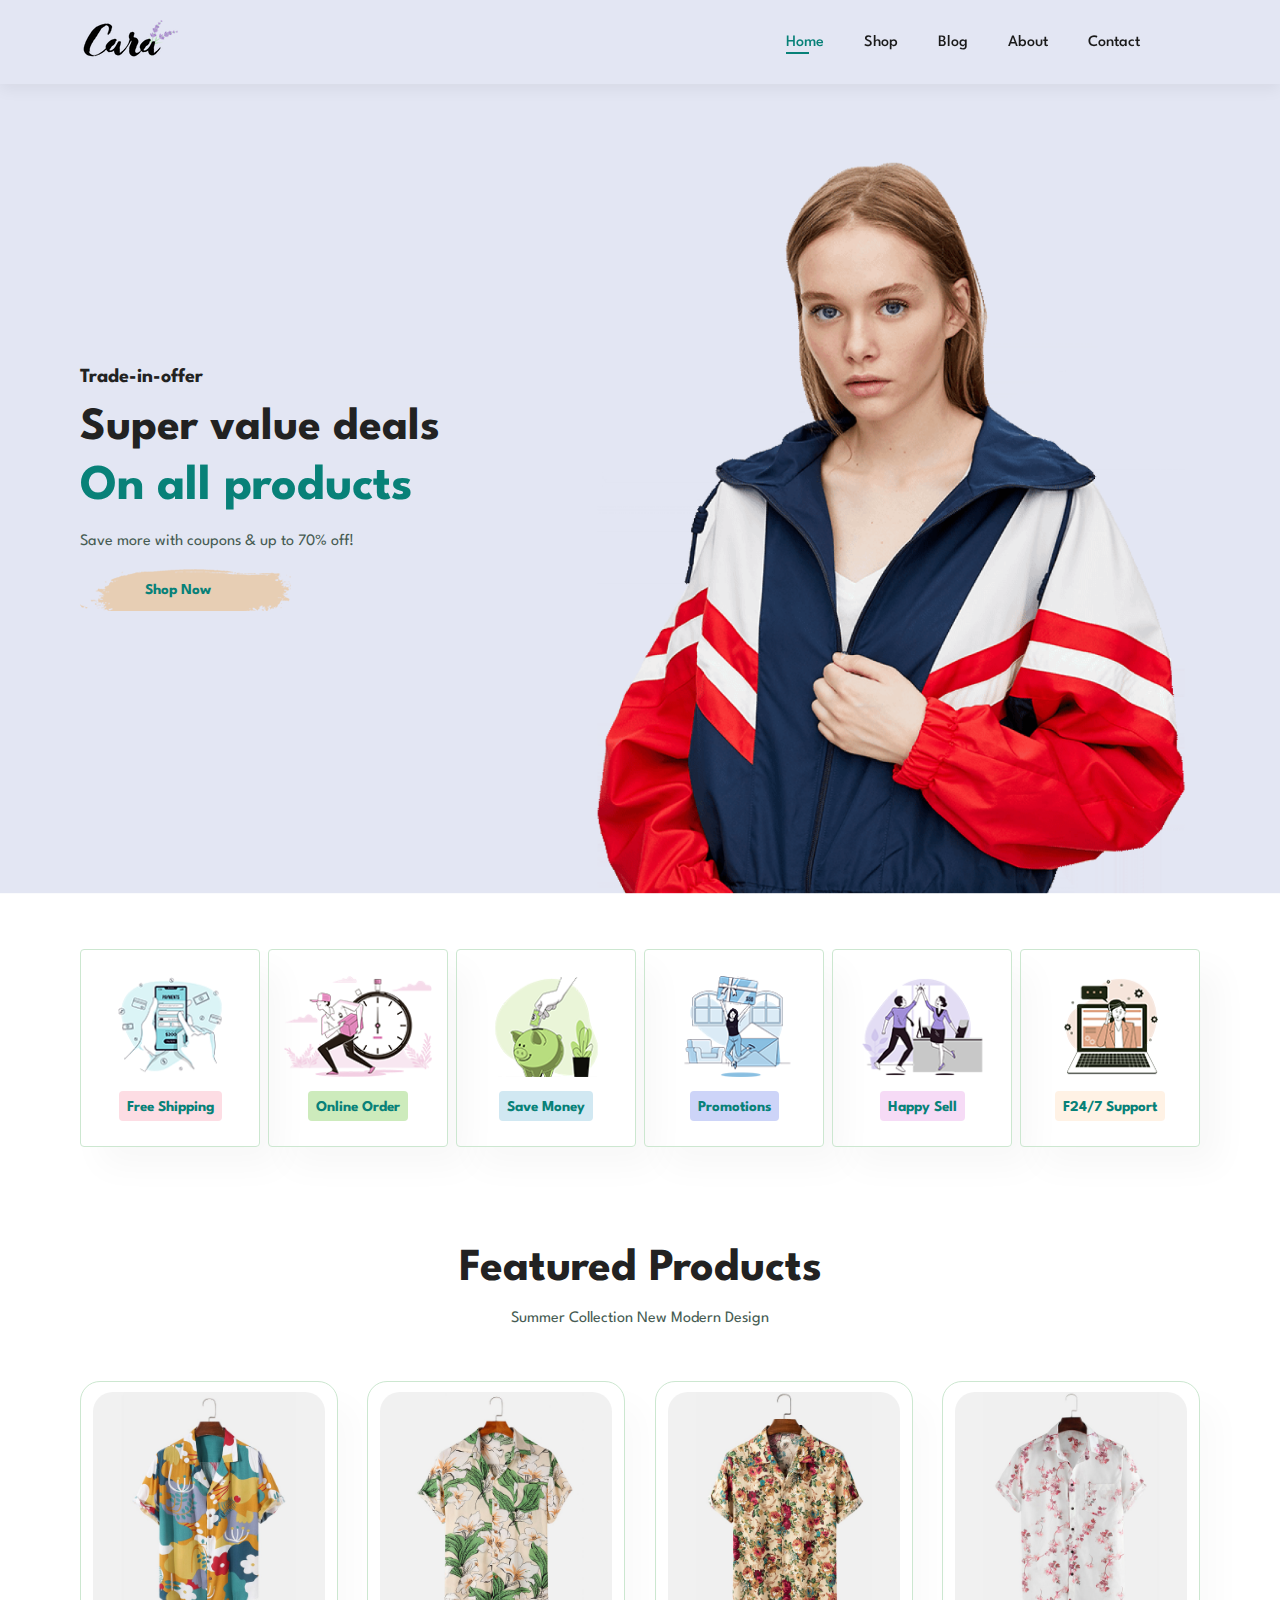
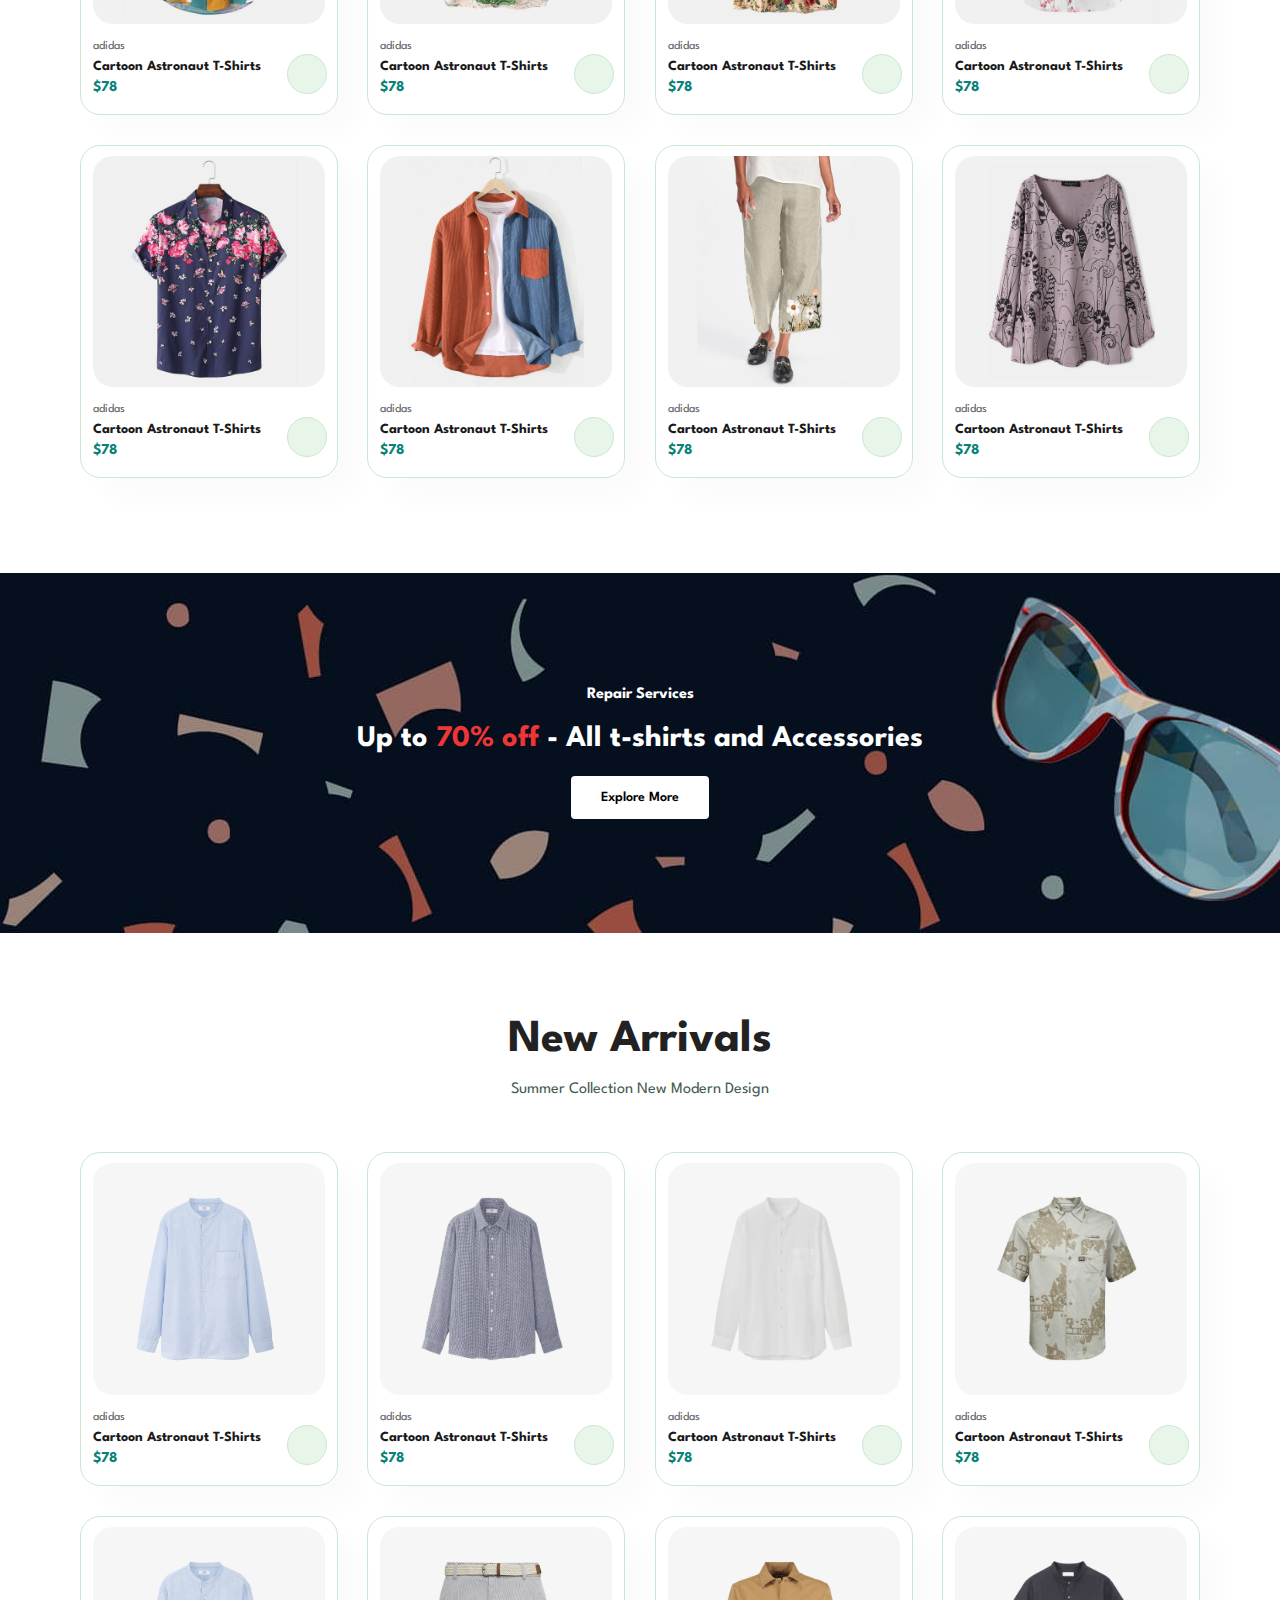
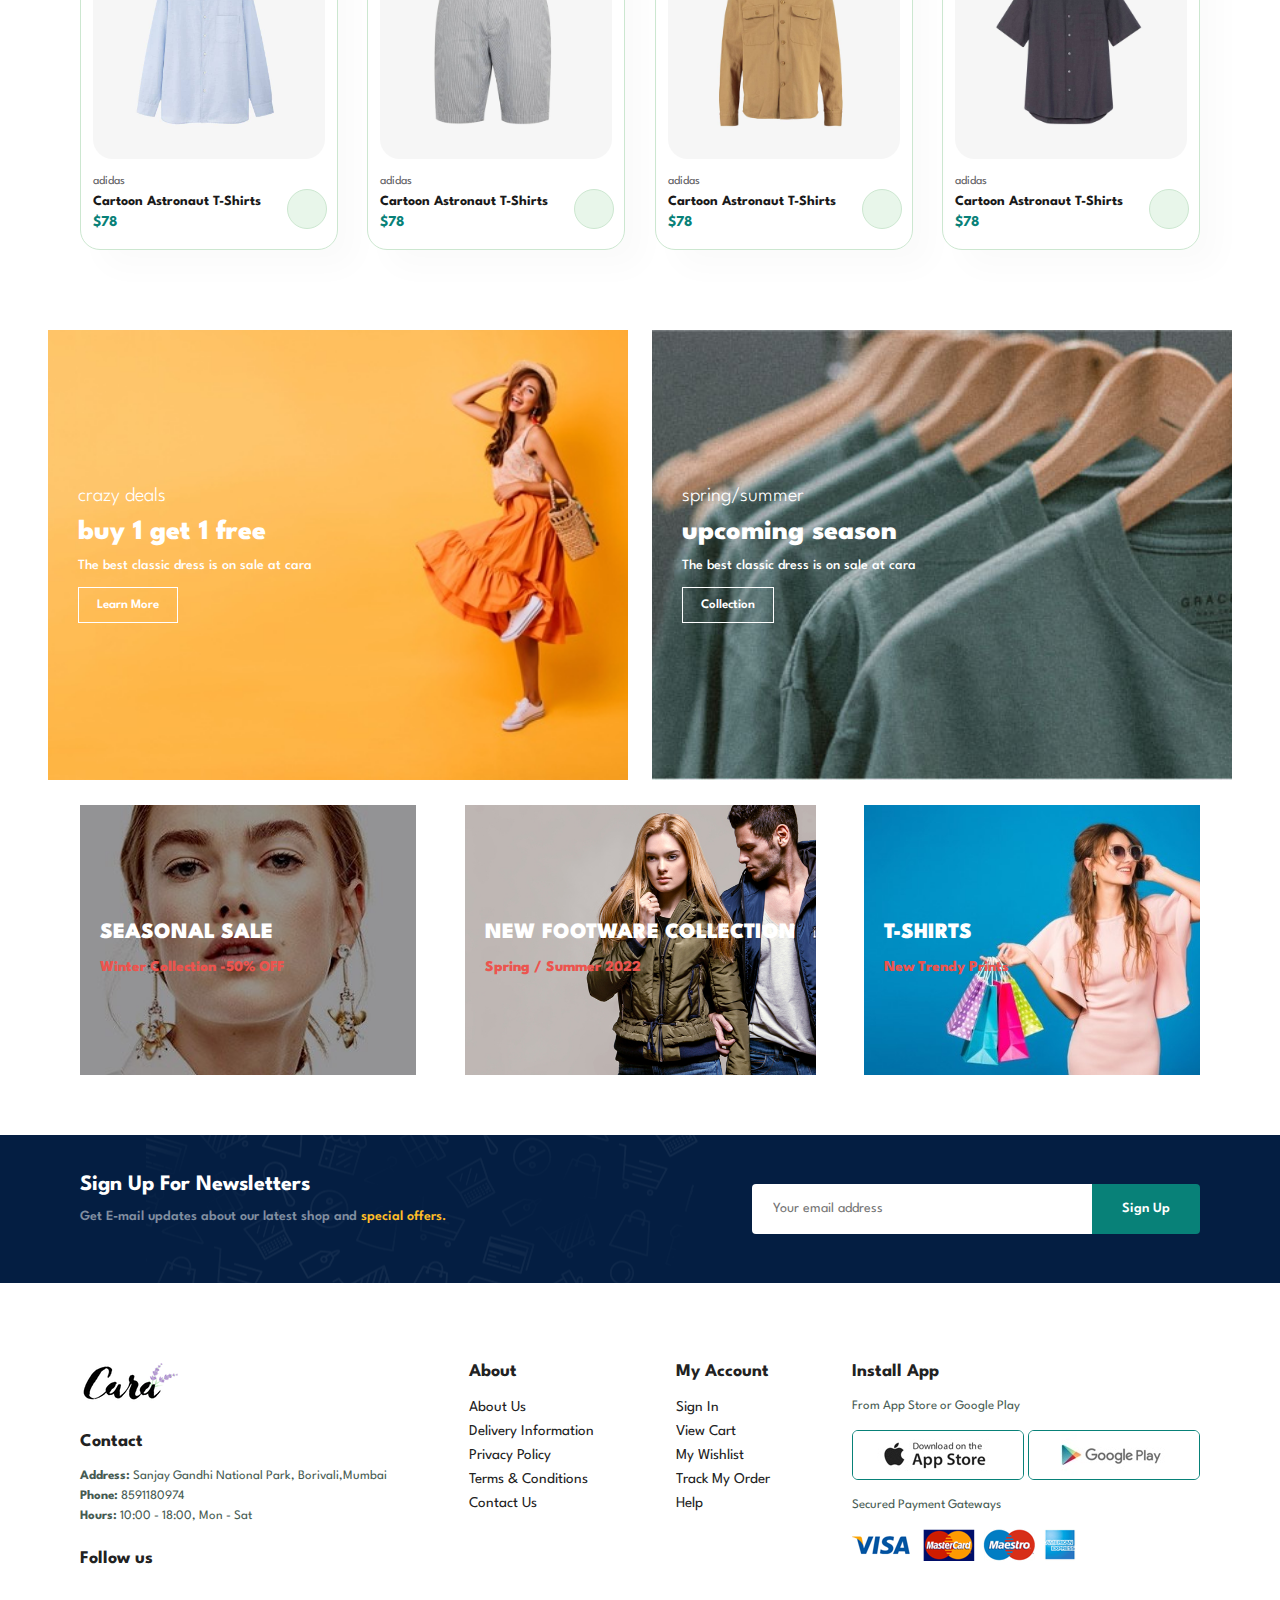
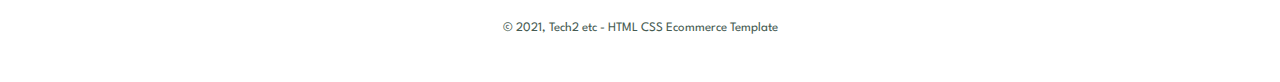
<file: index.html>
<!DOCTYPE html>
<html lang="en">

<head>
    <meta charset="UTF-8">
    <meta name="viewport" content="width=device-width, initial-scale=1.0">
    <title>ECommerce WebsiteJS</title>
    <link rel="stylesheet" href="https://cdnjs.cloudflare.com/ajax/libs/font-awesome/6.4.0/css/all.min.css"
        integrity="sha512-iecdLmaskl7CVkqkXNQ/ZH/XLlvWZOJyj7Yy7tcenmpD1ypASozpmT/E0iPtmFIB46ZmdtAc9eNBvH0H/ZpiBw=="
        crossorigin="anonymous" referrerpolicy="no-referrer" />
    <link rel="stylesheet" href="styles.css">
</head>

<body>

    <!-- Header and NavBar -->
    <section id="header">
        <a href="#"><img src="img/logo.png" class="logo" alt=""></a>

        <div>
            <ul id="navbar">
                <li><a class="active" href="index.html">Home</a></li>
                <li><a href="shop.html">Shop</a></li>
                <li><a href="blog.html">Blog</a></li>
                <li><a href="about.html">About</a></li>
                <li><a href="contact.html">Contact</a></li>
                <li id="lg-bag"><a href="cart.html"><i class="fa-solid fa-bag-shopping"></i></a></li>
                <a href="#" id="close"><i class="fa fa-times"></i></a>
            </ul>
        </div>
        <div id="mobile">
            <a href="cart.html"><i class="fa-solid fa-bag-shopping"></i></a>
            <i id="bar" class="fas fa-outdent"></i>
        </div>
    </section>

    <!-- Hero Section -->
    <section id="hero">
        <h4>Trade-in-offer</h4>
        <h2>Super value deals</h2>
        <h1>On all products</h1>
        <p>Save more with coupons & up to 70% off!</p>
        <button>Shop Now</button>
    </section>

    <!-- Feature Section -->
    <section id="feature" class="section-p1">
        <div class="fe-box">
            <img src="img/features/f1.png" alt="">
            <h6>Free Shipping</h6>
        </div>
        <div class="fe-box">
            <img src="img/features/f2.png" alt="">
            <h6>Online Order</h6>
        </div>
        <div class="fe-box">
            <img src="img/features/f3.png" alt="">
            <h6>Save Money</h6>
        </div>
        <div class="fe-box">
            <img src="img/features/f4.png" alt="">
            <h6>Promotions</h6>
        </div>
        <div class="fe-box">
            <img src="img/features/f5.png" alt="">
            <h6>Happy Sell</h6>
        </div>
        <div class="fe-box">
            <img src="img/features/f6.png" alt="">
            <h6>F24/7 Support</h6>
        </div>
    </section>

    <!-- Featured Products -->
    <section id="product1" class="section-p1">
        <h2>Featured Products</h2>
        <p>Summer Collection New Modern Design</p>
        <div class="pro-container">
            <div class="pro">
                <img src="img/products/f1.jpg" alt="">
                <div class="des">
                    <span>adidas</span>
                    <h5>Cartoon Astronaut T-Shirts</h5>
                    <div class="star">
                        <i class="fas fa-star"></i>
                        <i class="fas fa-star"></i>
                        <i class="fas fa-star"></i>
                        <i class="fas fa-star"></i>
                        <i class="fas fa-star"></i>
                    </div>
                    <h4>$78</h4>
                    <a href="#"><i class="fa-solid fa-cart-shopping cart"></i></a>
                </div>
            </div>

            <div class="pro">
                <img src="img/products/f2.jpg" alt="">
                <div class="des">
                    <span>adidas</span>
                    <h5>Cartoon Astronaut T-Shirts</h5>
                    <div class="star">
                        <i class="fas fa-star"></i>
                        <i class="fas fa-star"></i>
                        <i class="fas fa-star"></i>
                        <i class="fas fa-star"></i>
                        <i class="fas fa-star"></i>
                    </div>
                    <h4>$78</h4>
                    <a href="#"><i class="fa-solid fa-cart-shopping cart"></i></a>
                </div>
            </div>

            <div class="pro">
                <img src="img/products/f3.jpg" alt="">
                <div class="des">
                    <span>adidas</span>
                    <h5>Cartoon Astronaut T-Shirts</h5>
                    <div class="star">
                        <i class="fas fa-star"></i>
                        <i class="fas fa-star"></i>
                        <i class="fas fa-star"></i>
                        <i class="fas fa-star"></i>
                        <i class="fas fa-star"></i>
                    </div>
                    <h4>$78</h4>
                    <a href="#"><i class="fa-solid fa-cart-shopping cart"></i></a>
                </div>
            </div>

            <div class="pro">
                <img src="img/products/f4.jpg" alt="">
                <div class="des">
                    <span>adidas</span>
                    <h5>Cartoon Astronaut T-Shirts</h5>
                    <div class="star">
                        <i class="fas fa-star"></i>
                        <i class="fas fa-star"></i>
                        <i class="fas fa-star"></i>
                        <i class="fas fa-star"></i>
                        <i class="fas fa-star"></i>
                    </div>
                    <h4>$78</h4>
                    <a href="#"><i class="fa-solid fa-cart-shopping cart"></i></a>
                </div>
            </div>

            <div class="pro">
                <img src="img/products/f5.jpg" alt="">
                <div class="des">
                    <span>adidas</span>
                    <h5>Cartoon Astronaut T-Shirts</h5>
                    <div class="star">
                        <i class="fas fa-star"></i>
                        <i class="fas fa-star"></i>
                        <i class="fas fa-star"></i>
                        <i class="fas fa-star"></i>
                        <i class="fas fa-star"></i>
                    </div>
                    <h4>$78</h4>
                    <a href="#"><i class="fa-solid fa-cart-shopping cart"></i></a>
                </div>
            </div>

            <div class="pro">
                <img src="img/products/f6.jpg" alt="">
                <div class="des">
                    <span>adidas</span>
                    <h5>Cartoon Astronaut T-Shirts</h5>
                    <div class="star">
                        <i class="fas fa-star"></i>
                        <i class="fas fa-star"></i>
                        <i class="fas fa-star"></i>
                        <i class="fas fa-star"></i>
                        <i class="fas fa-star"></i>
                    </div>
                    <h4>$78</h4>
                    <a href="#"><i class="fa-solid fa-cart-shopping cart"></i></a>
                </div>
            </div>

            <div class="pro">
                <img src="img/products/f7.jpg" alt="">
                <div class="des">
                    <span>adidas</span>
                    <h5>Cartoon Astronaut T-Shirts</h5>
                    <div class="star">
                        <i class="fas fa-star"></i>
                        <i class="fas fa-star"></i>
                        <i class="fas fa-star"></i>
                        <i class="fas fa-star"></i>
                        <i class="fas fa-star"></i>
                    </div>
                    <h4>$78</h4>
                    <a href="#"><i class="fa-solid fa-cart-shopping cart"></i></a>
                </div>
            </div>

            <div class="pro">
                <img src="img/products/f8.jpg" alt="">
                <div class="des">
                    <span>adidas</span>
                    <h5>Cartoon Astronaut T-Shirts</h5>
                    <div class="star">
                        <i class="fas fa-star"></i>
                        <i class="fas fa-star"></i>
                        <i class="fas fa-star"></i>
                        <i class="fas fa-star"></i>
                        <i class="fas fa-star"></i>
                    </div>
                    <h4>$78</h4>
                    <a href="#"><i class="fa-solid fa-cart-shopping cart"></i></a>
                </div>
            </div>

        </div>
    </section>

    <!-- Banner -->
    <section id="banner" class="section-m1">
        <h4>Repair Services</h4>
        <h2>Up to <span>70% off</span> - All t-shirts and Accessories</h2>
        <button class="normal">Explore More</button>
    </section>

    <!-- New Arrivals -->
    <section id="product1" class="section-p1">
        <h2>New Arrivals</h2>
        <p>Summer Collection New Modern Design</p>
        <div class="pro-container">
            <div class="pro">
                <img src="img/products/n1.jpg" alt="">
                <div class="des">
                    <span>adidas</span>
                    <h5>Cartoon Astronaut T-Shirts</h5>
                    <div class="star">
                        <i class="fas fa-star"></i>
                        <i class="fas fa-star"></i>
                        <i class="fas fa-star"></i>
                        <i class="fas fa-star"></i>
                        <i class="fas fa-star"></i>
                    </div>
                    <h4>$78</h4>
                    <a href="#"><i class="fa-solid fa-cart-shopping cart"></i></a>
                </div>
            </div>

            <div class="pro">
                <img src="img/products/n2.jpg" alt="">
                <div class="des">
                    <span>adidas</span>
                    <h5>Cartoon Astronaut T-Shirts</h5>
                    <div class="star">
                        <i class="fas fa-star"></i>
                        <i class="fas fa-star"></i>
                        <i class="fas fa-star"></i>
                        <i class="fas fa-star"></i>
                        <i class="fas fa-star"></i>
                    </div>
                    <h4>$78</h4>
                    <a href="#"><i class="fa-solid fa-cart-shopping cart"></i></a>
                </div>
            </div>

            <div class="pro">
                <img src="img/products/n3.jpg" alt="">
                <div class="des">
                    <span>adidas</span>
                    <h5>Cartoon Astronaut T-Shirts</h5>
                    <div class="star">
                        <i class="fas fa-star"></i>
                        <i class="fas fa-star"></i>
                        <i class="fas fa-star"></i>
                        <i class="fas fa-star"></i>
                        <i class="fas fa-star"></i>
                    </div>
                    <h4>$78</h4>
                    <a href="#"><i class="fa-solid fa-cart-shopping cart"></i></a>
                </div>
            </div>

            <div class="pro">
                <img src="img/products/n4.jpg" alt="">
                <div class="des">
                    <span>adidas</span>
                    <h5>Cartoon Astronaut T-Shirts</h5>
                    <div class="star">
                        <i class="fas fa-star"></i>
                        <i class="fas fa-star"></i>
                        <i class="fas fa-star"></i>
                        <i class="fas fa-star"></i>
                        <i class="fas fa-star"></i>
                    </div>
                    <h4>$78</h4>
                    <a href="#"><i class="fa-solid fa-cart-shopping cart"></i></a>
                </div>
            </div>

            <div class="pro">
                <img src="img/products/n1.jpg" alt="">
                <div class="des">
                    <span>adidas</span>
                    <h5>Cartoon Astronaut T-Shirts</h5>
                    <div class="star">
                        <i class="fas fa-star"></i>
                        <i class="fas fa-star"></i>
                        <i class="fas fa-star"></i>
                        <i class="fas fa-star"></i>
                        <i class="fas fa-star"></i>
                    </div>
                    <h4>$78</h4>
                    <a href="#"><i class="fa-solid fa-cart-shopping cart"></i></a>
                </div>
            </div>

            <div class="pro">
                <img src="img/products/n6.jpg" alt="">
                <div class="des">
                    <span>adidas</span>
                    <h5>Cartoon Astronaut T-Shirts</h5>
                    <div class="star">
                        <i class="fas fa-star"></i>
                        <i class="fas fa-star"></i>
                        <i class="fas fa-star"></i>
                        <i class="fas fa-star"></i>
                        <i class="fas fa-star"></i>
                    </div>
                    <h4>$78</h4>
                    <a href="#"><i class="fa-solid fa-cart-shopping cart"></i></a>
                </div>
            </div>

            <div class="pro">
                <img src="img/products/n7.jpg" alt="">
                <div class="des">
                    <span>adidas</span>
                    <h5>Cartoon Astronaut T-Shirts</h5>
                    <div class="star">
                        <i class="fas fa-star"></i>
                        <i class="fas fa-star"></i>
                        <i class="fas fa-star"></i>
                        <i class="fas fa-star"></i>
                        <i class="fas fa-star"></i>
                    </div>
                    <h4>$78</h4>
                    <a href="#"><i class="fa-solid fa-cart-shopping cart"></i></a>
                </div>
            </div>

            <div class="pro">
                <img src="img/products/n8.jpg" alt="">
                <div class="des">
                    <span>adidas</span>
                    <h5>Cartoon Astronaut T-Shirts</h5>
                    <div class="star">
                        <i class="fas fa-star"></i>
                        <i class="fas fa-star"></i>
                        <i class="fas fa-star"></i>
                        <i class="fas fa-star"></i>
                        <i class="fas fa-star"></i>
                    </div>
                    <h4>$78</h4>
                    <a href="#"><i class="fa-solid fa-cart-shopping cart"></i></a>
                </div>
            </div>

        </div>
    </section>

    <!-- Small Banners -->
    <section id="sm-banner" class="section-p1">
        <div class="banner-box">
            <h4>crazy deals</h4>
            <h2>buy 1 get 1 free</h2>
            <span>The best classic dress is on sale at cara</span>
            <button class="white">Learn More</button>
        </div>

        <div class="banner-box banner-box2">
            <h4>spring/summer</h4>
            <h2>upcoming season</h2>
            <span>The best classic dress is on sale at cara</span>
            <button class="white">Collection</button>
        </div>
    </section>

    <!-- Text Banners -->
    <section id="banner3">
        <div class="banner-box">
            <h2>SEASONAL SALE</h2>
            <h3>Winter Collection -50% OFF</h3>
        </div>

        <div class="banner-box banner-box2">
            <h2>NEW FOOTWARE COLLECTION</h2>
            <h3>Spring / Summer 2022</h3>
        </div>

        <div class="banner-box banner-box3">
            <h2>T-SHIRTS</h2>
            <h3>New Trendy Prints</h3>
        </div>
    </section>

    <!-- News Letter -->
    <section id="newsletter" class="section-p1 section-m1">
        <div class="newstext">
            <h4>Sign Up For Newsletters</h4>
            <p>Get E-mail updates about our latest shop and <span>special offers.</span></p>
        </div>
        <div class="form">
            <input type="text" placeholder="Your email address">
            <button class="normal">Sign Up</button>
        </div>
    </section>

    <!-- Footer -->
    <footer class="section-p1">
        <div class="col">
            <img class="logo" src="img/logo.png" alt="">
            <h4>Contact</h4>
            <p> <strong>Address: </strong>Sanjay Gandhi National Park, Borivali,Mumbai</p>
            <p> <strong>Phone: </strong>8591180974</p>
            <p> <strong>Hours: </strong> 10:00 - 18:00, Mon - Sat</p>
            <div class="follow">
                <h4>Follow us</h4>
                <div class="icon">
                    <i class="fab fa-facebook-f"></i>
                    <i class="fab fa-twitter"></i>
                    <i class="fab fa-instagram"></i>
                    <i class="fab fa-pinterest-p"></i>
                    <i class="fab fa-youtube"></i>
                </div>
            </div>
        </div>

        <div class="col">
            <h4>About</h4>
            <a href="#">About Us</a>
            <a href="#">Delivery Information</a>
            <a href="#">Privacy Policy</a>
            <a href="#">Terms & Conditions</a>
            <a href="#">Contact Us</a>
        </div>

        <div class="col">
            <h4>My Account</h4>
            <a href="#">Sign In</a>
            <a href="#">View Cart</a>
            <a href="#">My Wishlist</a>
            <a href="#">Track My Order</a>
            <a href="#">Help</a>
        </div>

        <div class="col install">
            <h4>Install App</h4>
            <p>From App Store or Google Play</p>
            <div class="row">
                <img src="img/pay/app.jpg" alt="">
                <img src="img/pay/play.jpg" alt="">
            </div>
            <p>Secured Payment Gateways</p>
            <img src="img/pay/pay.png" alt="">
        </div>

        <div class="copyright">
            <p>&#169; 2021, Tech2 etc - HTML CSS Ecommerce Template</p>
        </div>
    </footer>

    <script src="script.js"></script>
</body>

</html>
</file>
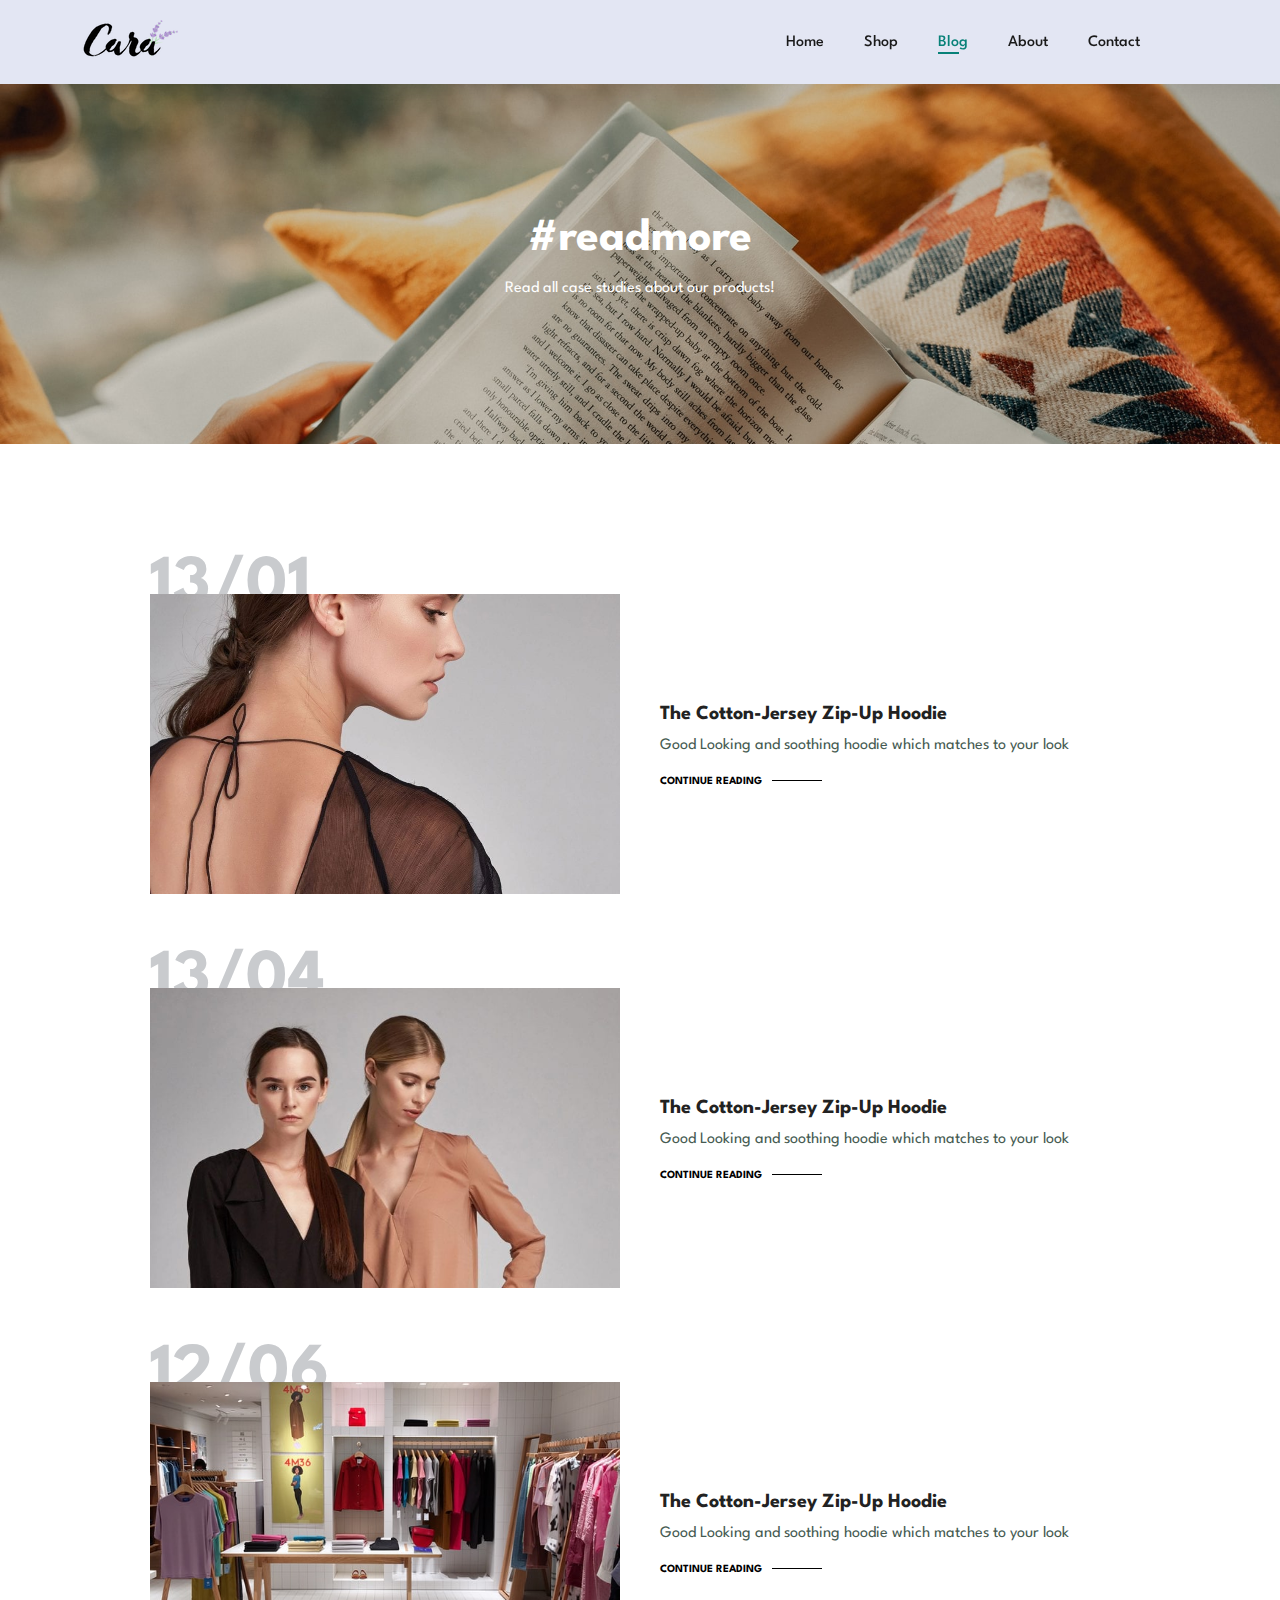
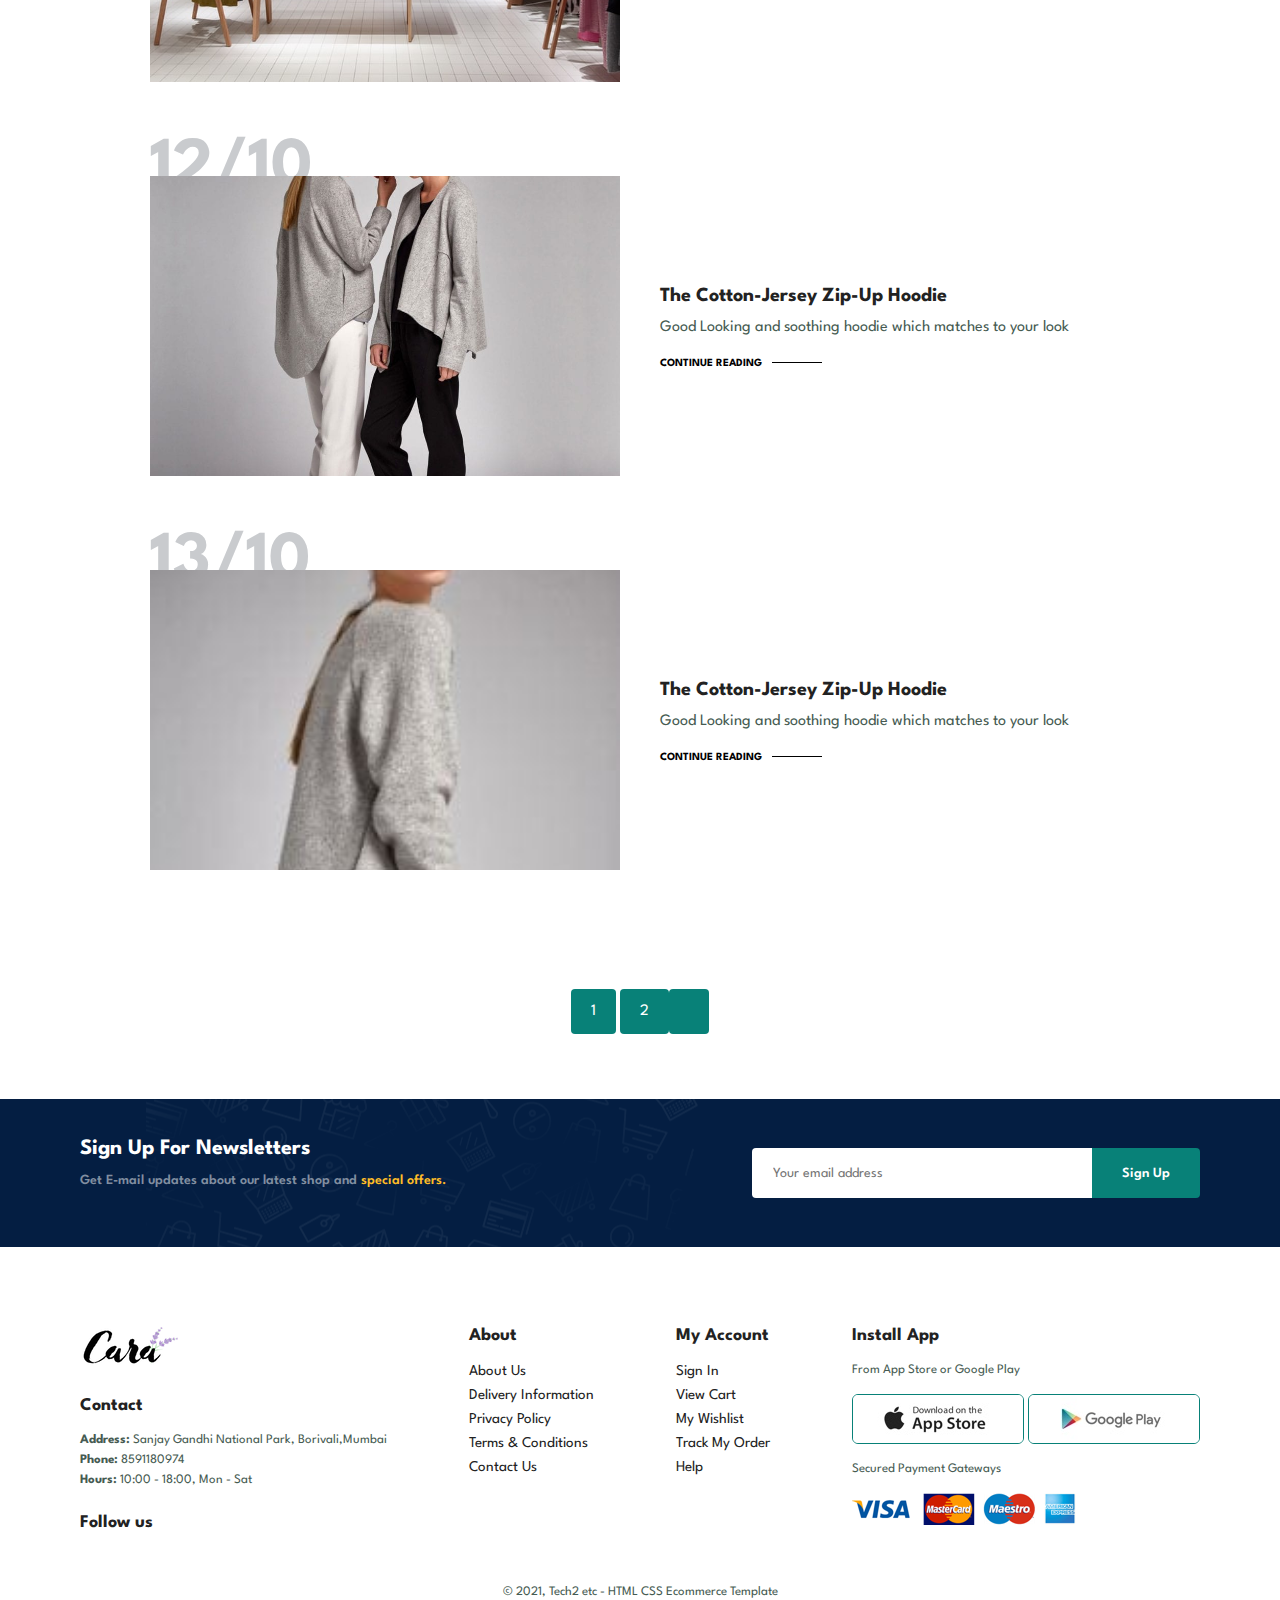
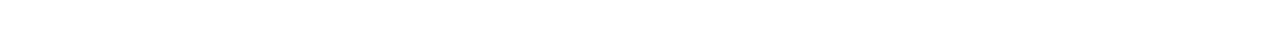
<file: blog.html>
<!DOCTYPE html>
<html lang="en">

<head>
    <meta charset="UTF-8">
    <meta name="viewport" content="width=device-width, initial-scale=1.0">
    <title>ECommerce WebsiteJS</title>
    <link rel="stylesheet" href="https://cdnjs.cloudflare.com/ajax/libs/font-awesome/6.4.0/css/all.min.css"
        integrity="sha512-iecdLmaskl7CVkqkXNQ/ZH/XLlvWZOJyj7Yy7tcenmpD1ypASozpmT/E0iPtmFIB46ZmdtAc9eNBvH0H/ZpiBw=="
        crossorigin="anonymous" referrerpolicy="no-referrer" />
    <link rel="stylesheet" href="styles.css">
</head>

<body>

    <!-- Header and NavBar -->
    <section id="header">
        <a href="#"><img src="img/logo.png" class="logo" alt=""></a>

        <div>
            <ul id="navbar">
                <li><a href="index.html">Home</a></li>
                <li><a href="shop.html">Shop</a></li>
                <li><a class="active" href="blog.html">Blog</a></li>
                <li><a href="about.html">About</a></li>
                <li><a href="contact.html">Contact</a></li>
                <li id="lg-bag"><a href="cart.html"><i class="fa-solid fa-bag-shopping"></i></a></li>
                <a href="#" id="close"><i class="fa fa-times"></i></a>
            </ul>
        </div>
        <div id="mobile">
            <a href="cart.html"><i class="fa-solid fa-bag-shopping"></i></a>
            <i id="bar" class="fas fa-outdent"></i>
        </div>
    </section>

    <!-- Hero Section -->
    <section id="page-header" class="blog-header">
        <h2>#readmore</h2>
        <p>Read all case studies about our products!</p>
    </section>

    <!-- Blog Section -->
    <section id="blog">
        <div class="blog-box">
            <div class="blog-img">
                <img src="img/blog/b1.jpg" alt="">
            </div>
            <div class="blog-details">
                <h4>The Cotton-Jersey Zip-Up Hoodie</h4>
                <p>Good Looking and soothing hoodie which matches to your look</p>
                <a href="#">CONTINUE READING</a>
            </div>
            <h1>13/01</h1>
        </div>

        <div class="blog-box">
            <div class="blog-img">
                <img src="img/blog/b2.jpg" alt="">
            </div>
            <div class="blog-details">
                <h4>The Cotton-Jersey Zip-Up Hoodie</h4>
                <p>Good Looking and soothing hoodie which matches to your look</p>
                <a href="#">CONTINUE READING</a>
            </div>
            <h1>13/04</h1>
        </div>

        <div class="blog-box">
            <div class="blog-img">
                <img src="img/blog/b3.jpg" alt="">
            </div>
            <div class="blog-details">
                <h4>The Cotton-Jersey Zip-Up Hoodie</h4>
                <p>Good Looking and soothing hoodie which matches to your look</p>
                <a href="#">CONTINUE READING</a>
            </div>
            <h1>12/06</h1>
        </div>

        <div class="blog-box">
            <div class="blog-img">
                <img src="img/blog/b4.jpg" alt="">
            </div>
            <div class="blog-details">
                <h4>The Cotton-Jersey Zip-Up Hoodie</h4>
                <p>Good Looking and soothing hoodie which matches to your look</p>
                <a href="#">CONTINUE READING</a>
            </div>
            <h1>12/10</h1>
        </div>

        <div class="blog-box">
            <div class="blog-img">
                <img src="img/blog/b5.jpg" alt="">
            </div>
            <div class="blog-details">
                <h4>The Cotton-Jersey Zip-Up Hoodie</h4>
                <p>Good Looking and soothing hoodie which matches to your look</p>
                <a href="#">CONTINUE READING</a>
            </div>
            <h1>13/10</h1>
        </div>
    </section>

    <!-- Pagination -->
    <section id="pagination" class="section-p1">
        <a href="#">1</a>
        <a href="#">2</a>
        <a href="#"><i class="fa-solid fa-arrow-right"></i></a>
    </section>

    <!-- News Letter -->
    <section id="newsletter" class="section-p1 section-m1">
        <div class="newstext">
            <h4>Sign Up For Newsletters</h4>
            <p>Get E-mail updates about our latest shop and <span>special offers.</span></p>
        </div>
        <div class="form">
            <input type="text" placeholder="Your email address">
            <button class="normal">Sign Up</button>
        </div>
    </section>

    <!-- Footer -->
    <footer class="section-p1">
        <div class="col">
            <img class="logo" src="img/logo.png" alt="">
            <h4>Contact</h4>
            <p> <strong>Address: </strong>Sanjay Gandhi National Park, Borivali,Mumbai</p>
            <p> <strong>Phone: </strong>8591180974</p>
            <p> <strong>Hours: </strong> 10:00 - 18:00, Mon - Sat</p>
            <div class="follow">
                <h4>Follow us</h4>
                <div class="icon">
                    <i class="fab fa-facebook-f"></i>
                    <i class="fab fa-twitter"></i>
                    <i class="fab fa-instagram"></i>
                    <i class="fab fa-pinterest-p"></i>
                    <i class="fab fa-youtube"></i>
                </div>
            </div>
        </div>

        <div class="col">
            <h4>About</h4>
            <a href="#">About Us</a>
            <a href="#">Delivery Information</a>
            <a href="#">Privacy Policy</a>
            <a href="#">Terms & Conditions</a>
            <a href="#">Contact Us</a>
        </div>

        <div class="col">
            <h4>My Account</h4>
            <a href="#">Sign In</a>
            <a href="#">View Cart</a>
            <a href="#">My Wishlist</a>
            <a href="#">Track My Order</a>
            <a href="#">Help</a>
        </div>

        <div class="col install">
            <h4>Install App</h4>
            <p>From App Store or Google Play</p>
            <div class="row">
                <img src="img/pay/app.jpg" alt="">
                <img src="img/pay/play.jpg" alt="">
            </div>
            <p>Secured Payment Gateways</p>
            <img src="img/pay/pay.png" alt="">
        </div>

        <div class="copyright">
            <p>&#169; 2021, Tech2 etc - HTML CSS Ecommerce Template</p>
        </div>
    </footer>

    <script src="script.js"></script>
</body>

</html>
</file>
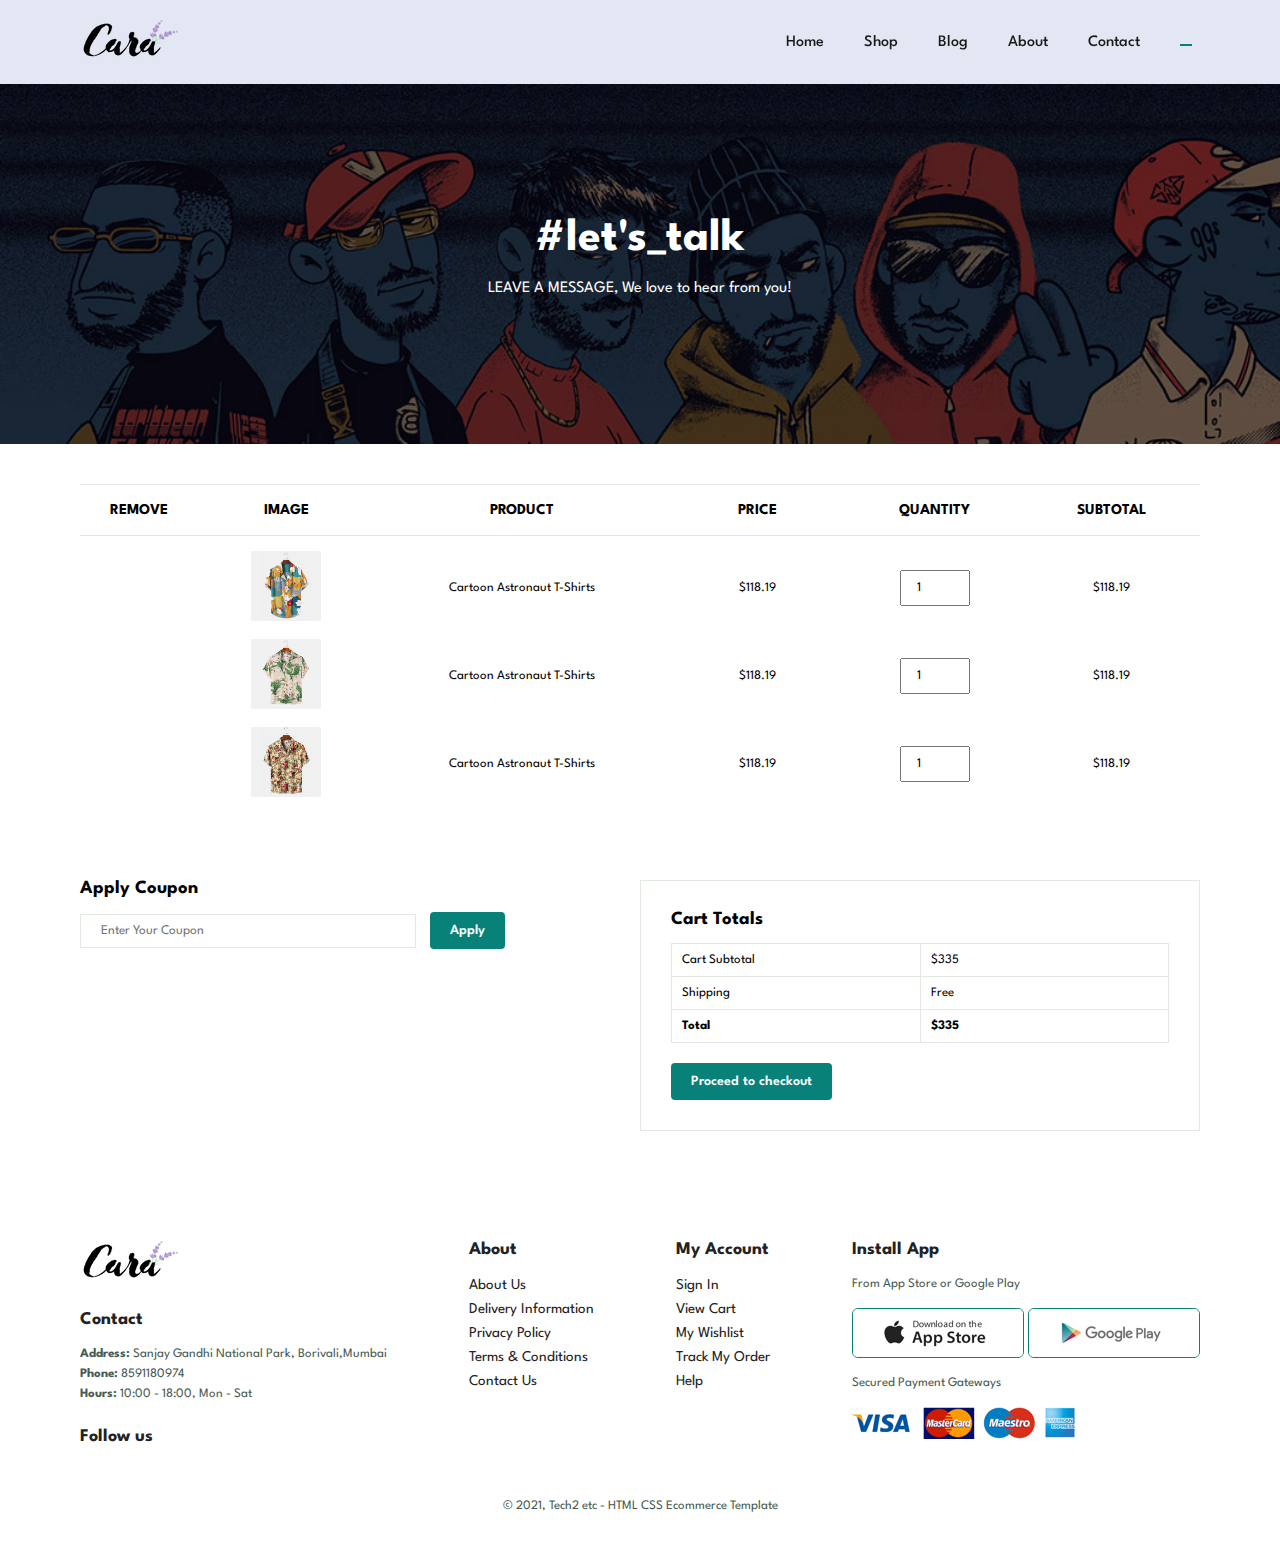
<file: cart.html>
<!DOCTYPE html>
<html lang="en">

<head>
    <meta charset="UTF-8">
    <meta name="viewport" content="width=device-width, initial-scale=1.0">
    <title>ECommerce WebsiteJS</title>
    <link rel="stylesheet" href="https://cdnjs.cloudflare.com/ajax/libs/font-awesome/6.4.0/css/all.min.css"
        integrity="sha512-iecdLmaskl7CVkqkXNQ/ZH/XLlvWZOJyj7Yy7tcenmpD1ypASozpmT/E0iPtmFIB46ZmdtAc9eNBvH0H/ZpiBw=="
        crossorigin="anonymous" referrerpolicy="no-referrer" />
    <link rel="stylesheet" href="styles.css">
</head>

<body>

    <!-- Header and NavBar -->
    <section id="header">
        <a href="#"><img src="img/logo.png" class="logo" alt=""></a>

        <div>
            <ul id="navbar">
                <li><a href="index.html">Home</a></li>
                <li><a href="shop.html">Shop</a></li>
                <li><a href="blog.html">Blog</a></li>
                <li><a href="about.html">About</a></li>
                <li><a href="contact.html">Contact</a></li>
                <li id="lg-bag"><a class="active" href="cart.html"><i class="fa-solid fa-bag-shopping"></i></a></li>
                <a href="#" id="close"><i class="fa fa-times"></i></a>
            </ul>
        </div>
        <div id="mobile">
            <a href="cart.html"><i class="fa-solid fa-bag-shopping"></i></a>
            <i id="bar" class="fas fa-outdent"></i>
        </div>
    </section>

    <!-- Hero Section -->
    <section id="page-header" class="about-header">
        <h2>#let's_talk</h2>
        <p>LEAVE A MESSAGE, We love to hear from you!</p>
    </section>

    <section id="cart" class="section-p1">
        <table width="100%">
            <thead>
                <tr>
                    <td>Remove</td>
                    <td>Image</td>
                    <td>Product</td>
                    <td>Price</td>
                    <td>Quantity</td>
                    <td>Subtotal</td>
                </tr>
            </thead>
            <tbody>
                <tr>
                    <td><i class="far fa-times-circle"></i></td>
                    <td><img src="img/products/f1.jpg" alt=""></td>
                    <td>Cartoon Astronaut T-Shirts</td>
                    <td>$118.19</td>
                    <td><input type="number" value="1"></td>
                    <td>$118.19</td>
                </tr>
                <tr>
                    <td><i class="far fa-times-circle"></i></td>
                    <td><img src="img/products/f2.jpg" alt=""></td>
                    <td>Cartoon Astronaut T-Shirts</td>
                    <td>$118.19</td>
                    <td><input type="number" value="1"></td>
                    <td>$118.19</td>
                </tr>
                <tr>
                    <td><i class="far fa-times-circle"></i></td>
                    <td><img src="img/products/f3.jpg" alt=""></td>
                    <td>Cartoon Astronaut T-Shirts</td>
                    <td>$118.19</td>
                    <td><input type="number" value="1"></td>
                    <td>$118.19</td>
                </tr>
            </tbody>
        </table>
    </section>

    <section id="cart-add" class="section-p1">
        <div id="coupon">
            <h3>Apply Coupon</h3>
            <div>
                <input type="text" name="" placeholder="Enter Your Coupon">
                <button class="normal">Apply</button>
            </div>
        </div>

        <div id="subtotal">
            <h3>Cart Totals</h3>
            <table>
                <tr>
                    <td>Cart Subtotal</td>
                    <td>$335</td>
                </tr>
                <tr>
                    <td>Shipping</td>
                    <td>Free</td>
                </tr>
                <tr>
                    <td><strong>Total</strong></td>
                    <td><strong>$335</strong></td>
                </tr>
            </table>
            <button class="normal">Proceed to checkout</button>
        </div>
    </section>

    <!-- Footer -->
    <footer class="section-p1">
        <div class="col">
            <img class="logo" src="img/logo.png" alt="">
            <h4>Contact</h4>
            <p> <strong>Address: </strong>Sanjay Gandhi National Park, Borivali,Mumbai</p>
            <p> <strong>Phone: </strong>8591180974</p>
            <p> <strong>Hours: </strong> 10:00 - 18:00, Mon - Sat</p>
            <div class="follow">
                <h4>Follow us</h4>
                <div class="icon">
                    <i class="fab fa-facebook-f"></i>
                    <i class="fab fa-twitter"></i>
                    <i class="fab fa-instagram"></i>
                    <i class="fab fa-pinterest-p"></i>
                    <i class="fab fa-youtube"></i>
                </div>
            </div>
        </div>

        <div class="col">
            <h4>About</h4>
            <a href="#">About Us</a>
            <a href="#">Delivery Information</a>
            <a href="#">Privacy Policy</a>
            <a href="#">Terms & Conditions</a>
            <a href="#">Contact Us</a>
        </div>

        <div class="col">
            <h4>My Account</h4>
            <a href="#">Sign In</a>
            <a href="#">View Cart</a>
            <a href="#">My Wishlist</a>
            <a href="#">Track My Order</a>
            <a href="#">Help</a>
        </div>

        <div class="col install">
            <h4>Install App</h4>
            <p>From App Store or Google Play</p>
            <div class="row">
                <img src="img/pay/app.jpg" alt="">
                <img src="img/pay/play.jpg" alt="">
            </div>
            <p>Secured Payment Gateways</p>
            <img src="img/pay/pay.png" alt="">
        </div>

        <div class="copyright">
            <p>&#169; 2021, Tech2 etc - HTML CSS Ecommerce Template</p>
        </div>
    </footer>

    <script src="script.js"></script>
</body>

</html>
</file>
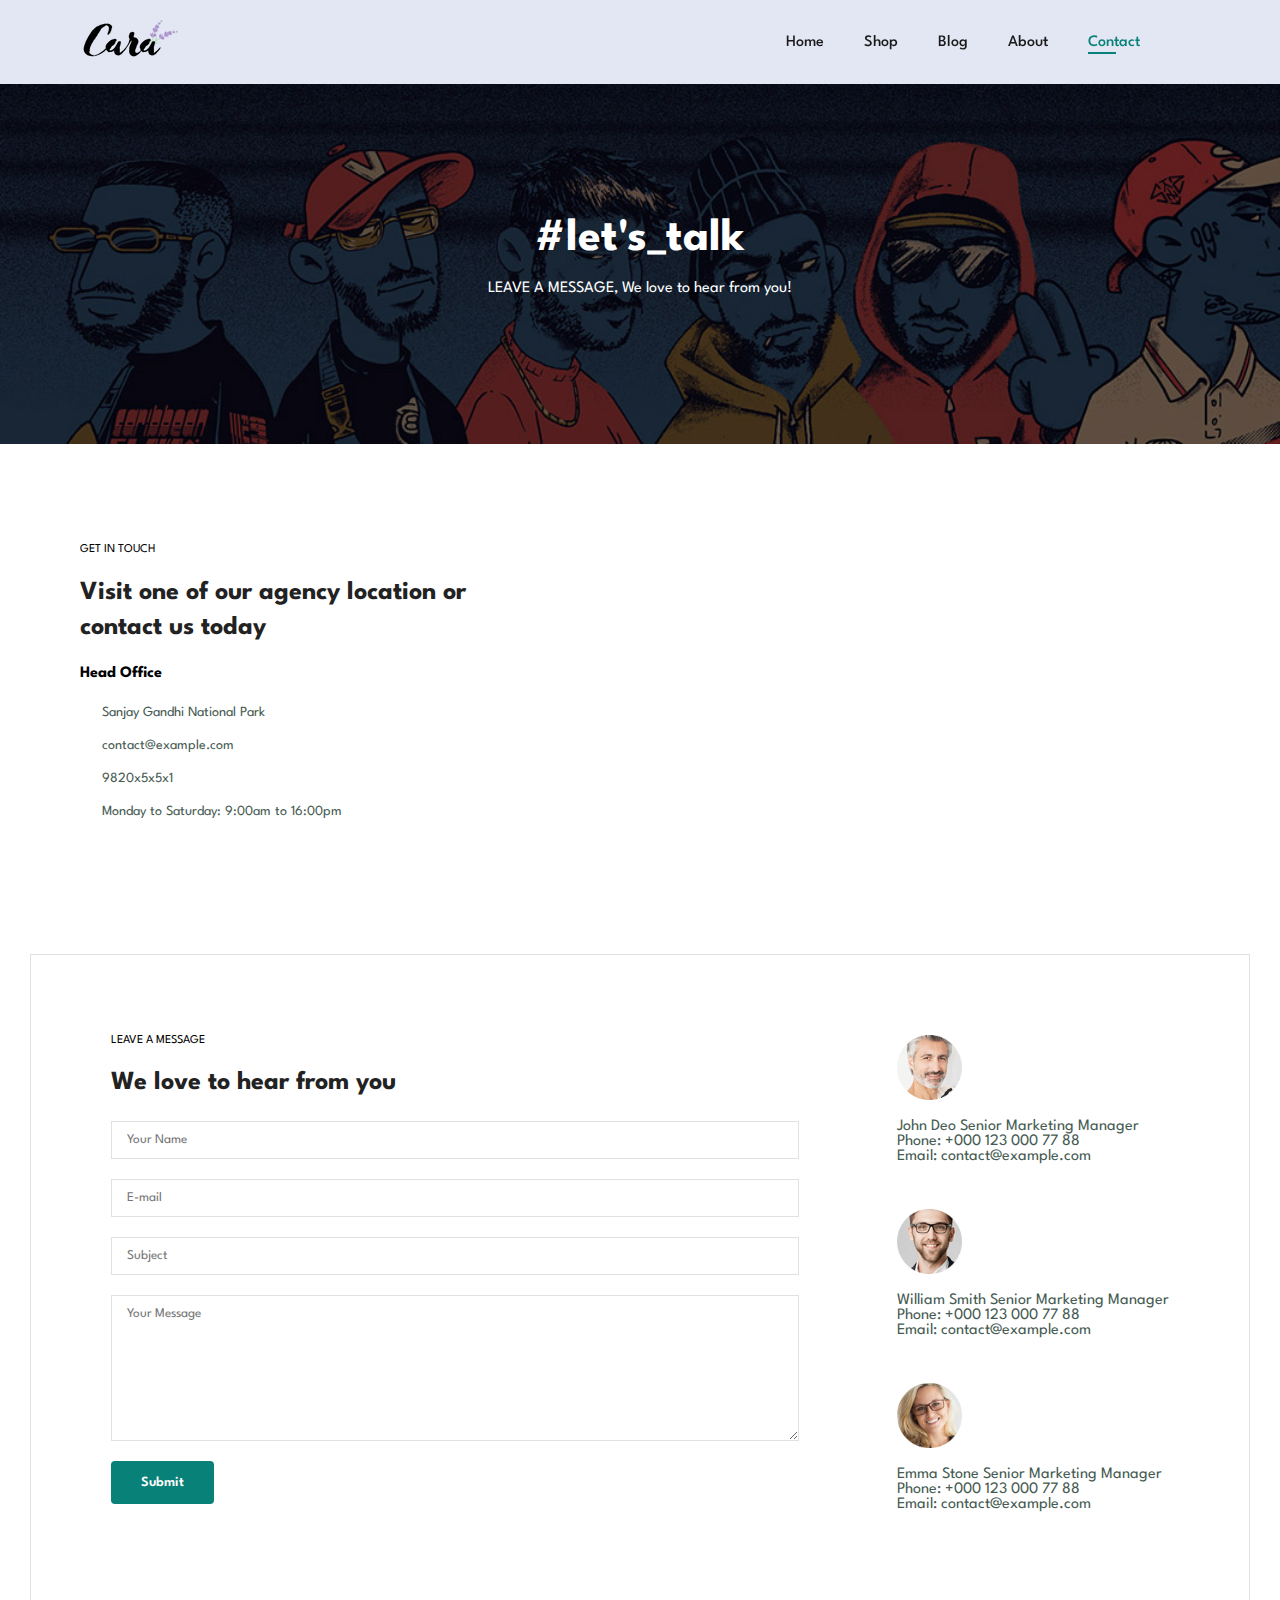
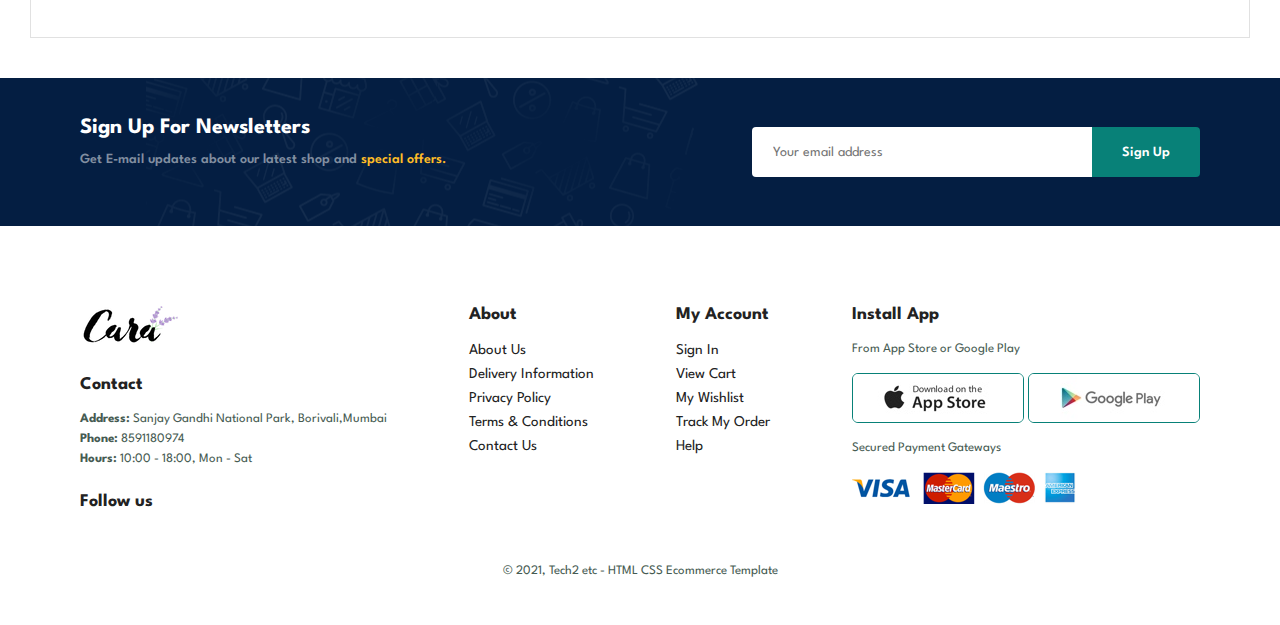
<file: contact.html>
<!DOCTYPE html>
<html lang="en">

<head>
    <meta charset="UTF-8">
    <meta name="viewport" content="width=device-width, initial-scale=1.0">
    <title>ECommerce WebsiteJS</title>
    <link rel="stylesheet" href="https://cdnjs.cloudflare.com/ajax/libs/font-awesome/6.4.0/css/all.min.css"
        integrity="sha512-iecdLmaskl7CVkqkXNQ/ZH/XLlvWZOJyj7Yy7tcenmpD1ypASozpmT/E0iPtmFIB46ZmdtAc9eNBvH0H/ZpiBw=="
        crossorigin="anonymous" referrerpolicy="no-referrer" />
    <link rel="stylesheet" href="styles.css">
</head>

<body>

    <!-- Header and NavBar -->
    <section id="header">
        <a href="#"><img src="img/logo.png" class="logo" alt=""></a>

        <div>
            <ul id="navbar">
                <li><a href="index.html">Home</a></li>
                <li><a href="shop.html">Shop</a></li>
                <li><a href="blog.html">Blog</a></li>
                <li><a href="about.html">About</a></li>
                <li><a class="active" href="contact.html">Contact</a></li>
                <li id="lg-bag"><a href="cart.html"><i class="fa-solid fa-bag-shopping"></i></a></li>
                <a href="#" id="close"><i class="fa fa-times"></i></a>
            </ul>
        </div>
        <div id="mobile">
            <a href="cart.html"><i class="fa-solid fa-bag-shopping"></i></a>
            <i id="bar" class="fas fa-outdent"></i>
        </div>
    </section>

    <!-- Hero Section -->
    <section id="page-header" class="about-header">
        <h2>#let's_talk</h2>
        <p>LEAVE A MESSAGE, We love to hear from you!</p>
    </section>


    <section id="contact-details" class="section-p1">
        <div class="details">
            <span>GET IN TOUCH</span>
            <h2>Visit one of our agency location or contact us today</h2>
            <h3>Head Office</h3>
            <div>
                <li>
                    <i class="fa-regular fa-map"></i>
                    <p>Sanjay Gandhi National Park</p>
                </li>
                <li>
                    <i class="fa-regular fa-envelope"></i>
                    <p>contact@example.com</p>
                </li>
                <li>
                    <i class="fa-solid fa-phone"></i>
                    <p>9820x5x5x1</p>
                </li>
                <li>
                    <i class="fa-regular fa-clock"></i>
                    <p>Monday to Saturday: 9:00am to 16:00pm</p>
                </li>
            </div>
        </div>

        <div class="map">
            <iframe
                src="https://www.google.com/maps/embed?pb=!1m18!1m12!1m3!1d3767.421502463349!2d72.91026727429292!3d19.22045348201405!2m3!1f0!2f0!3f0!3m2!1i1024!2i768!4f13.1!3m3!1m2!1s0x3be7b0c88b1d3d9f%3A0x3621dd69daa8e2cf!2sSanjay%20Gandhi%20National%20Park!5e0!3m2!1sen!2sin!4v1688639726493!5m2!1sen!2sin"
                width="600" height="450" style="border:0;" allowfullscreen="" loading="lazy"
                referrerpolicy="no-referrer-when-downgrade"></iframe>
        </div>
    </section>

    <section id="form-details">
        <form action="">
            <span>LEAVE A MESSAGE</span>
            <h2>We love to hear from you</h2>
            <input type="text" placeholder="Your Name">
            <input type="text" placeholder="E-mail">
            <input type="text" placeholder="Subject">
            <textarea name="" id="" cols="30" rows="10" placeholder="Your Message"></textarea>
            <button class="normal">Submit</button>
        </form>


        <div class="people">
            <div>
                <img src="img/people/1.png" alt="">
                <p><span>John Deo</span> Senior Marketing Manager <br> Phone: +000 123 000 77 88 <br> Email:
                    contact@example.com</p>
            </div>
            <div>
                <img src="img/people/2.png" alt="">
                <p><span>William Smith</span> Senior Marketing Manager <br> Phone: +000 123 000 77 88 <br> Email:
                    contact@example.com</p>
            </div>
            <div>
                <img src="img/people/3.png" alt="">
                <p><span>Emma Stone</span> Senior Marketing Manager <br> Phone: +000 123 000 77 88 <br> Email:
                    contact@example.com</p>
            </div>
        </div>

    </section>

    <!-- News Letter -->
    <section id="newsletter" class="section-p1 section-m1">
        <div class="newstext">
            <h4>Sign Up For Newsletters</h4>
            <p>Get E-mail updates about our latest shop and <span>special offers.</span></p>
        </div>
        <div class="form">
            <input type="text" placeholder="Your email address">
            <button class="normal">Sign Up</button>
        </div>
    </section>


    <!-- Footer -->
    <footer class="section-p1">
        <div class="col">
            <img class="logo" src="img/logo.png" alt="">
            <h4>Contact</h4>
            <p> <strong>Address: </strong>Sanjay Gandhi National Park, Borivali,Mumbai</p>
            <p> <strong>Phone: </strong>8591180974</p>
            <p> <strong>Hours: </strong> 10:00 - 18:00, Mon - Sat</p>
            <div class="follow">
                <h4>Follow us</h4>
                <div class="icon">
                    <i class="fab fa-facebook-f"></i>
                    <i class="fab fa-twitter"></i>
                    <i class="fab fa-instagram"></i>
                    <i class="fab fa-pinterest-p"></i>
                    <i class="fab fa-youtube"></i>
                </div>
            </div>
        </div>

        <div class="col">
            <h4>About</h4>
            <a href="#">About Us</a>
            <a href="#">Delivery Information</a>
            <a href="#">Privacy Policy</a>
            <a href="#">Terms & Conditions</a>
            <a href="#">Contact Us</a>
        </div>

        <div class="col">
            <h4>My Account</h4>
            <a href="#">Sign In</a>
            <a href="#">View Cart</a>
            <a href="#">My Wishlist</a>
            <a href="#">Track My Order</a>
            <a href="#">Help</a>
        </div>

        <div class="col install">
            <h4>Install App</h4>
            <p>From App Store or Google Play</p>
            <div class="row">
                <img src="img/pay/app.jpg" alt="">
                <img src="img/pay/play.jpg" alt="">
            </div>
            <p>Secured Payment Gateways</p>
            <img src="img/pay/pay.png" alt="">
        </div>

        <div class="copyright">
            <p>&#169; 2021, Tech2 etc - HTML CSS Ecommerce Template</p>
        </div>
    </footer>

    <script src="script.js"></script>
</body>

</html>
</file>
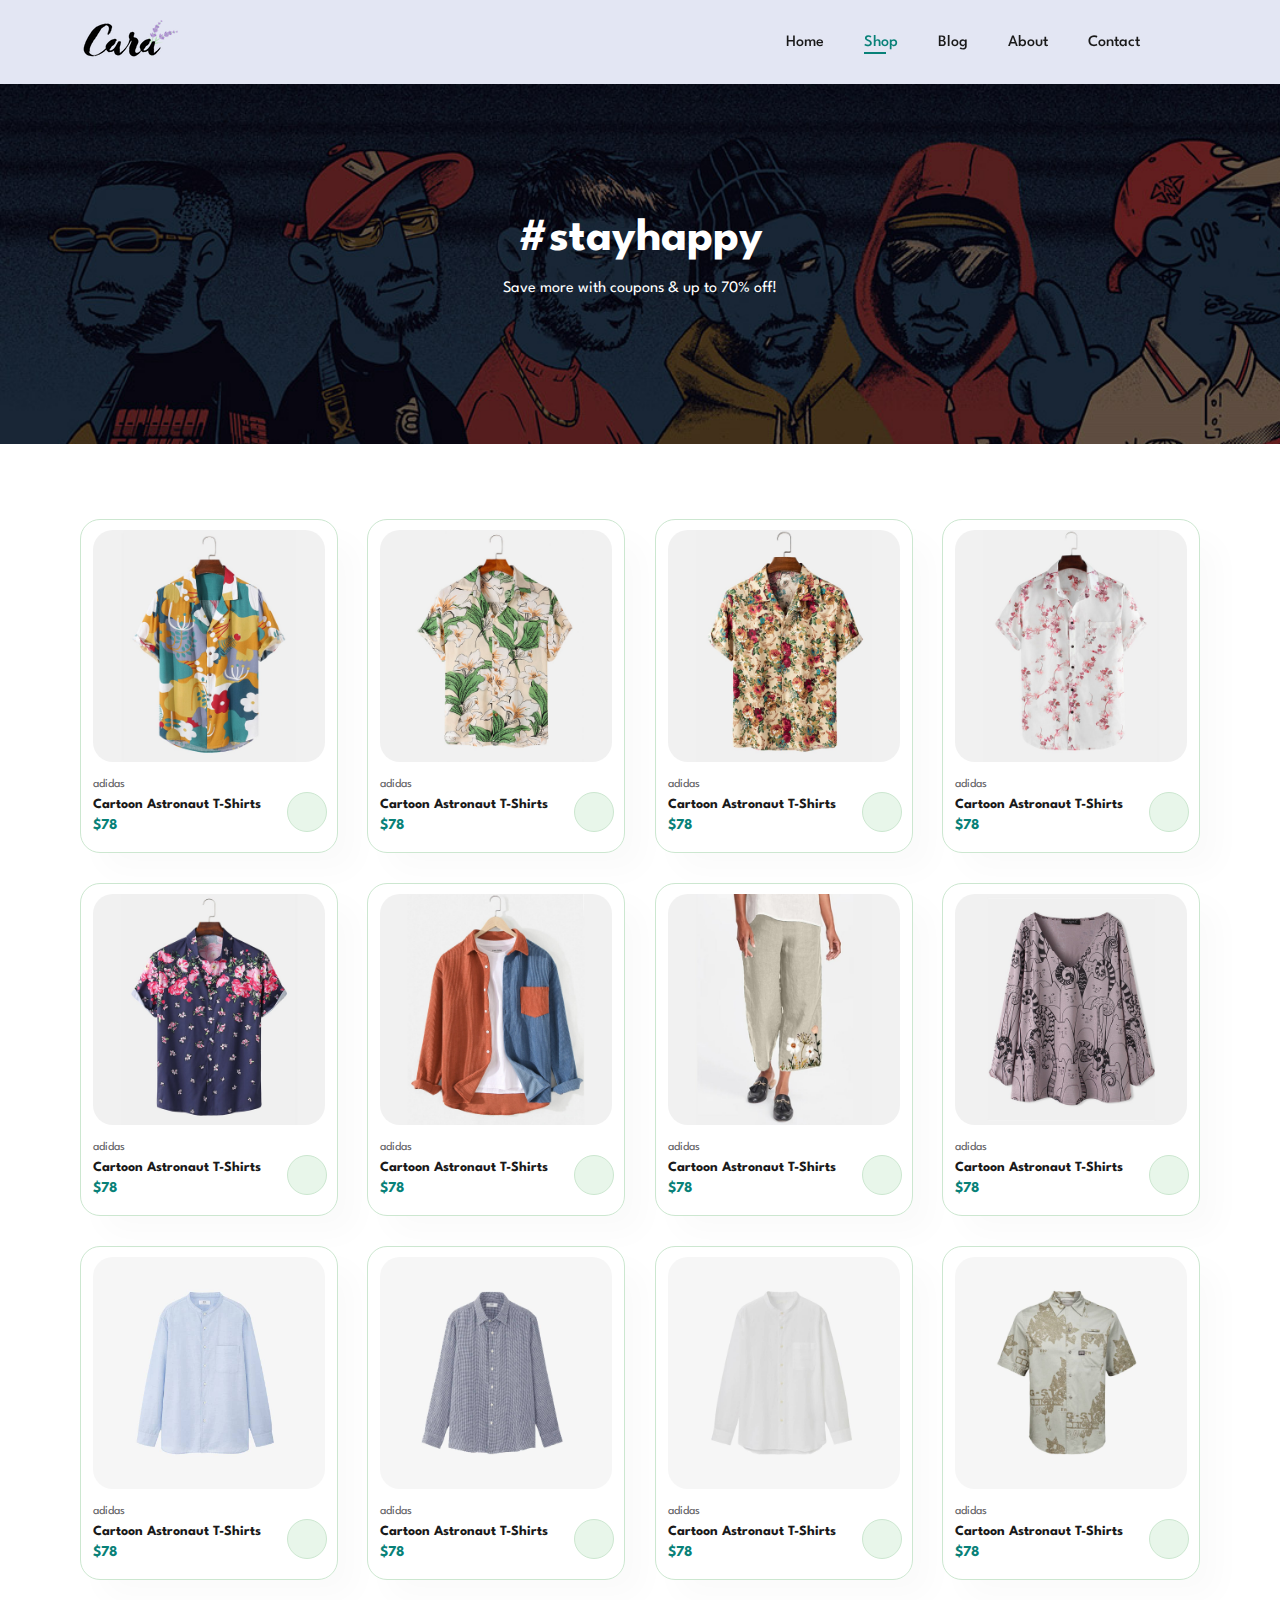
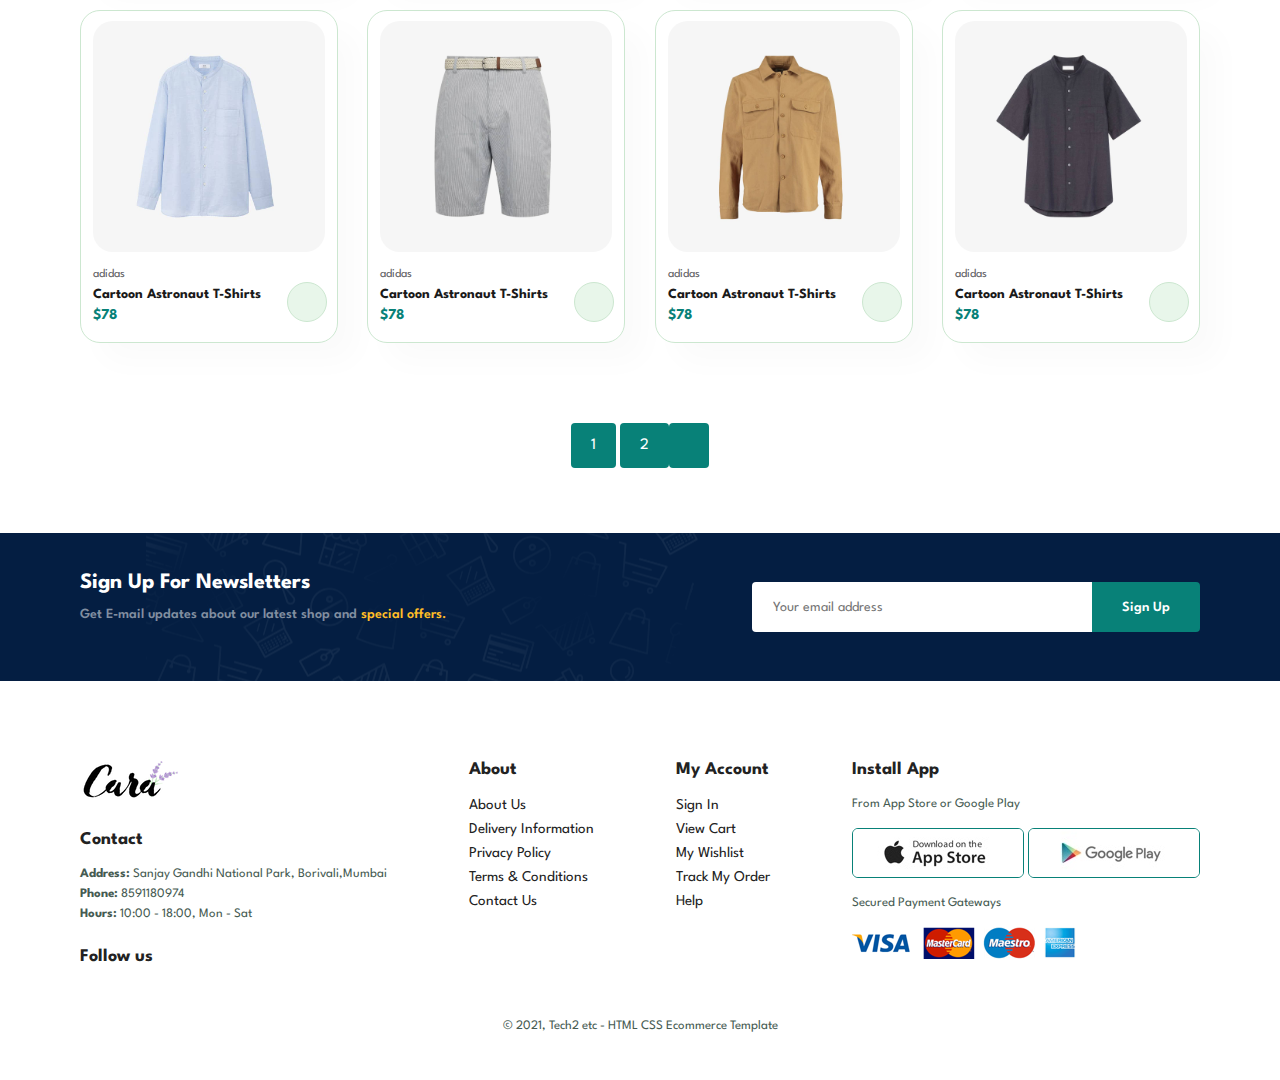
<file: shop.html>
<!DOCTYPE html>
<html lang="en">

<head>
    <meta charset="UTF-8">
    <meta name="viewport" content="width=device-width, initial-scale=1.0">
    <title>ECommerce WebsiteJS</title>
    <link rel="stylesheet" href="https://cdnjs.cloudflare.com/ajax/libs/font-awesome/6.4.0/css/all.min.css"
        integrity="sha512-iecdLmaskl7CVkqkXNQ/ZH/XLlvWZOJyj7Yy7tcenmpD1ypASozpmT/E0iPtmFIB46ZmdtAc9eNBvH0H/ZpiBw=="
        crossorigin="anonymous" referrerpolicy="no-referrer" />
    <link rel="stylesheet" href="styles.css">
</head>

<body>

    <!-- Header and NavBar -->
    <section id="header">
        <a href="#"><img src="img/logo.png" class="logo" alt=""></a>

        <div>
            <ul id="navbar">
                <li><a href="index.html">Home</a></li>
                <li><a class="active" href="shop.html">Shop</a></li>
                <li><a href="blog.html">Blog</a></li>
                <li><a href="about.html">About</a></li>
                <li><a href="contact.html">Contact</a></li>
                <li id="lg-bag"><a href="cart.html"><i class="fa-solid fa-bag-shopping"></i></a></li>
                <a href="#" id="close"><i class="fa fa-times"></i></a>
            </ul>
        </div>
        <div id="mobile">
            <a href="cart.html"><i class="fa-solid fa-bag-shopping"></i></a>
            <i id="bar" class="fas fa-outdent"></i>
        </div>
    </section>

    <!-- Hero Section -->
    <section id="page-header">
        <h2>#stayhappy</h2>
        <p>Save more with coupons & up to 70% off!</p>
    </section>


    <!-- Featured Products -->
    <section id="product1" class="section-p1">
        <div class="pro-container">
            <div class="pro" onclick="window.location.href='sproduct.html';">
                <img src="img/products/f1.jpg" alt="">
                <div class="des">
                    <span>adidas</span>
                    <h5>Cartoon Astronaut T-Shirts</h5>
                    <div class="star">
                        <i class="fas fa-star"></i>
                        <i class="fas fa-star"></i>
                        <i class="fas fa-star"></i>
                        <i class="fas fa-star"></i>
                        <i class="fas fa-star"></i>
                    </div>
                    <h4>$78</h4>
                    <a href="#"><i class="fa-solid fa-cart-shopping cart"></i></a>
                </div>
            </div>

            <div class="pro" onclick="window.location.href='sproduct.html';">
                <img src="img/products/f2.jpg" alt="">
                <div class="des">
                    <span>adidas</span>
                    <h5>Cartoon Astronaut T-Shirts</h5>
                    <div class="star">
                        <i class="fas fa-star"></i>
                        <i class="fas fa-star"></i>
                        <i class="fas fa-star"></i>
                        <i class="fas fa-star"></i>
                        <i class="fas fa-star"></i>
                    </div>
                    <h4>$78</h4>
                    <a href="#"><i class="fa-solid fa-cart-shopping cart"></i></a>
                </div>
            </div>

            <div class="pro" onclick="window.location.href='sproduct.html';">
                <img src="img/products/f3.jpg" alt="">
                <div class="des">
                    <span>adidas</span>
                    <h5>Cartoon Astronaut T-Shirts</h5>
                    <div class="star">
                        <i class="fas fa-star"></i>
                        <i class="fas fa-star"></i>
                        <i class="fas fa-star"></i>
                        <i class="fas fa-star"></i>
                        <i class="fas fa-star"></i>
                    </div>
                    <h4>$78</h4>
                    <a href="#"><i class="fa-solid fa-cart-shopping cart"></i></a>
                </div>
            </div>

            <div class="pro">
                <img src="img/products/f4.jpg" alt="">
                <div class="des">
                    <span>adidas</span>
                    <h5>Cartoon Astronaut T-Shirts</h5>
                    <div class="star">
                        <i class="fas fa-star"></i>
                        <i class="fas fa-star"></i>
                        <i class="fas fa-star"></i>
                        <i class="fas fa-star"></i>
                        <i class="fas fa-star"></i>
                    </div>
                    <h4>$78</h4>
                    <a href="#"><i class="fa-solid fa-cart-shopping cart"></i></a>
                </div>
            </div>

            <div class="pro">
                <img src="img/products/f5.jpg" alt="">
                <div class="des">
                    <span>adidas</span>
                    <h5>Cartoon Astronaut T-Shirts</h5>
                    <div class="star">
                        <i class="fas fa-star"></i>
                        <i class="fas fa-star"></i>
                        <i class="fas fa-star"></i>
                        <i class="fas fa-star"></i>
                        <i class="fas fa-star"></i>
                    </div>
                    <h4>$78</h4>
                    <a href="#"><i class="fa-solid fa-cart-shopping cart"></i></a>
                </div>
            </div>

            <div class="pro">
                <img src="img/products/f6.jpg" alt="">
                <div class="des">
                    <span>adidas</span>
                    <h5>Cartoon Astronaut T-Shirts</h5>
                    <div class="star">
                        <i class="fas fa-star"></i>
                        <i class="fas fa-star"></i>
                        <i class="fas fa-star"></i>
                        <i class="fas fa-star"></i>
                        <i class="fas fa-star"></i>
                    </div>
                    <h4>$78</h4>
                    <a href="#"><i class="fa-solid fa-cart-shopping cart"></i></a>
                </div>
            </div>

            <div class="pro">
                <img src="img/products/f7.jpg" alt="">
                <div class="des">
                    <span>adidas</span>
                    <h5>Cartoon Astronaut T-Shirts</h5>
                    <div class="star">
                        <i class="fas fa-star"></i>
                        <i class="fas fa-star"></i>
                        <i class="fas fa-star"></i>
                        <i class="fas fa-star"></i>
                        <i class="fas fa-star"></i>
                    </div>
                    <h4>$78</h4>
                    <a href="#"><i class="fa-solid fa-cart-shopping cart"></i></a>
                </div>
            </div>

            <div class="pro">
                <img src="img/products/f8.jpg" alt="">
                <div class="des">
                    <span>adidas</span>
                    <h5>Cartoon Astronaut T-Shirts</h5>
                    <div class="star">
                        <i class="fas fa-star"></i>
                        <i class="fas fa-star"></i>
                        <i class="fas fa-star"></i>
                        <i class="fas fa-star"></i>
                        <i class="fas fa-star"></i>
                    </div>
                    <h4>$78</h4>
                    <a href="#"><i class="fa-solid fa-cart-shopping cart"></i></a>
                </div>
            </div>

            <div class="pro">
                <img src="img/products/n1.jpg" alt="">
                <div class="des">
                    <span>adidas</span>
                    <h5>Cartoon Astronaut T-Shirts</h5>
                    <div class="star">
                        <i class="fas fa-star"></i>
                        <i class="fas fa-star"></i>
                        <i class="fas fa-star"></i>
                        <i class="fas fa-star"></i>
                        <i class="fas fa-star"></i>
                    </div>
                    <h4>$78</h4>
                    <a href="#"><i class="fa-solid fa-cart-shopping cart"></i></a>
                </div>
            </div>

            <div class="pro">
                <img src="img/products/n2.jpg" alt="">
                <div class="des">
                    <span>adidas</span>
                    <h5>Cartoon Astronaut T-Shirts</h5>
                    <div class="star">
                        <i class="fas fa-star"></i>
                        <i class="fas fa-star"></i>
                        <i class="fas fa-star"></i>
                        <i class="fas fa-star"></i>
                        <i class="fas fa-star"></i>
                    </div>
                    <h4>$78</h4>
                    <a href="#"><i class="fa-solid fa-cart-shopping cart"></i></a>
                </div>
            </div>

            <div class="pro">
                <img src="img/products/n3.jpg" alt="">
                <div class="des">
                    <span>adidas</span>
                    <h5>Cartoon Astronaut T-Shirts</h5>
                    <div class="star">
                        <i class="fas fa-star"></i>
                        <i class="fas fa-star"></i>
                        <i class="fas fa-star"></i>
                        <i class="fas fa-star"></i>
                        <i class="fas fa-star"></i>
                    </div>
                    <h4>$78</h4>
                    <a href="#"><i class="fa-solid fa-cart-shopping cart"></i></a>
                </div>
            </div>

            <div class="pro">
                <img src="img/products/n4.jpg" alt="">
                <div class="des">
                    <span>adidas</span>
                    <h5>Cartoon Astronaut T-Shirts</h5>
                    <div class="star">
                        <i class="fas fa-star"></i>
                        <i class="fas fa-star"></i>
                        <i class="fas fa-star"></i>
                        <i class="fas fa-star"></i>
                        <i class="fas fa-star"></i>
                    </div>
                    <h4>$78</h4>
                    <a href="#"><i class="fa-solid fa-cart-shopping cart"></i></a>
                </div>
            </div>

            <div class="pro">
                <img src="img/products/n1.jpg" alt="">
                <div class="des">
                    <span>adidas</span>
                    <h5>Cartoon Astronaut T-Shirts</h5>
                    <div class="star">
                        <i class="fas fa-star"></i>
                        <i class="fas fa-star"></i>
                        <i class="fas fa-star"></i>
                        <i class="fas fa-star"></i>
                        <i class="fas fa-star"></i>
                    </div>
                    <h4>$78</h4>
                    <a href="#"><i class="fa-solid fa-cart-shopping cart"></i></a>
                </div>
            </div>

            <div class="pro">
                <img src="img/products/n6.jpg" alt="">
                <div class="des">
                    <span>adidas</span>
                    <h5>Cartoon Astronaut T-Shirts</h5>
                    <div class="star">
                        <i class="fas fa-star"></i>
                        <i class="fas fa-star"></i>
                        <i class="fas fa-star"></i>
                        <i class="fas fa-star"></i>
                        <i class="fas fa-star"></i>
                    </div>
                    <h4>$78</h4>
                    <a href="#"><i class="fa-solid fa-cart-shopping cart"></i></a>
                </div>
            </div>

            <div class="pro">
                <img src="img/products/n7.jpg" alt="">
                <div class="des">
                    <span>adidas</span>
                    <h5>Cartoon Astronaut T-Shirts</h5>
                    <div class="star">
                        <i class="fas fa-star"></i>
                        <i class="fas fa-star"></i>
                        <i class="fas fa-star"></i>
                        <i class="fas fa-star"></i>
                        <i class="fas fa-star"></i>
                    </div>
                    <h4>$78</h4>
                    <a href="#"><i class="fa-solid fa-cart-shopping cart"></i></a>
                </div>
            </div>

            <div class="pro">
                <img src="img/products/n8.jpg" alt="">
                <div class="des">
                    <span>adidas</span>
                    <h5>Cartoon Astronaut T-Shirts</h5>
                    <div class="star">
                        <i class="fas fa-star"></i>
                        <i class="fas fa-star"></i>
                        <i class="fas fa-star"></i>
                        <i class="fas fa-star"></i>
                        <i class="fas fa-star"></i>
                    </div>
                    <h4>$78</h4>
                    <a href="#"><i class="fa-solid fa-cart-shopping cart"></i></a>
                </div>
            </div>

        </div>
    </section>

    <!-- Pagination -->
    <section id="pagination" class="section-p1">
        <a href="#">1</a>
        <a href="#">2</a>
        <a href="#"><i class="fa-solid fa-arrow-right"></i></a>
    </section>

    <!-- News Letter -->
    <section id="newsletter" class="section-p1 section-m1">
        <div class="newstext">
            <h4>Sign Up For Newsletters</h4>
            <p>Get E-mail updates about our latest shop and <span>special offers.</span></p>
        </div>
        <div class="form">
            <input type="text" placeholder="Your email address">
            <button class="normal">Sign Up</button>
        </div>
    </section>

    <!-- Footer -->
    <footer class="section-p1">
        <div class="col">
            <img class="logo" src="img/logo.png" alt="">
            <h4>Contact</h4>
            <p> <strong>Address: </strong>Sanjay Gandhi National Park, Borivali,Mumbai</p>
            <p> <strong>Phone: </strong>8591180974</p>
            <p> <strong>Hours: </strong> 10:00 - 18:00, Mon - Sat</p>
            <div class="follow">
                <h4>Follow us</h4>
                <div class="icon">
                    <i class="fab fa-facebook-f"></i>
                    <i class="fab fa-twitter"></i>
                    <i class="fab fa-instagram"></i>
                    <i class="fab fa-pinterest-p"></i>
                    <i class="fab fa-youtube"></i>
                </div>
            </div>
        </div>

        <div class="col">
            <h4>About</h4>
            <a href="#">About Us</a>
            <a href="#">Delivery Information</a>
            <a href="#">Privacy Policy</a>
            <a href="#">Terms & Conditions</a>
            <a href="#">Contact Us</a>
        </div>

        <div class="col">
            <h4>My Account</h4>
            <a href="#">Sign In</a>
            <a href="#">View Cart</a>
            <a href="#">My Wishlist</a>
            <a href="#">Track My Order</a>
            <a href="#">Help</a>
        </div>

        <div class="col install">
            <h4>Install App</h4>
            <p>From App Store or Google Play</p>
            <div class="row">
                <img src="img/pay/app.jpg" alt="">
                <img src="img/pay/play.jpg" alt="">
            </div>
            <p>Secured Payment Gateways</p>
            <img src="img/pay/pay.png" alt="">
        </div>

        <div class="copyright">
            <p>&#169; 2021, Tech2 etc - HTML CSS Ecommerce Template</p>
        </div>
    </footer>

    <script src="script.js"></script>
</body>

</html>
</file>
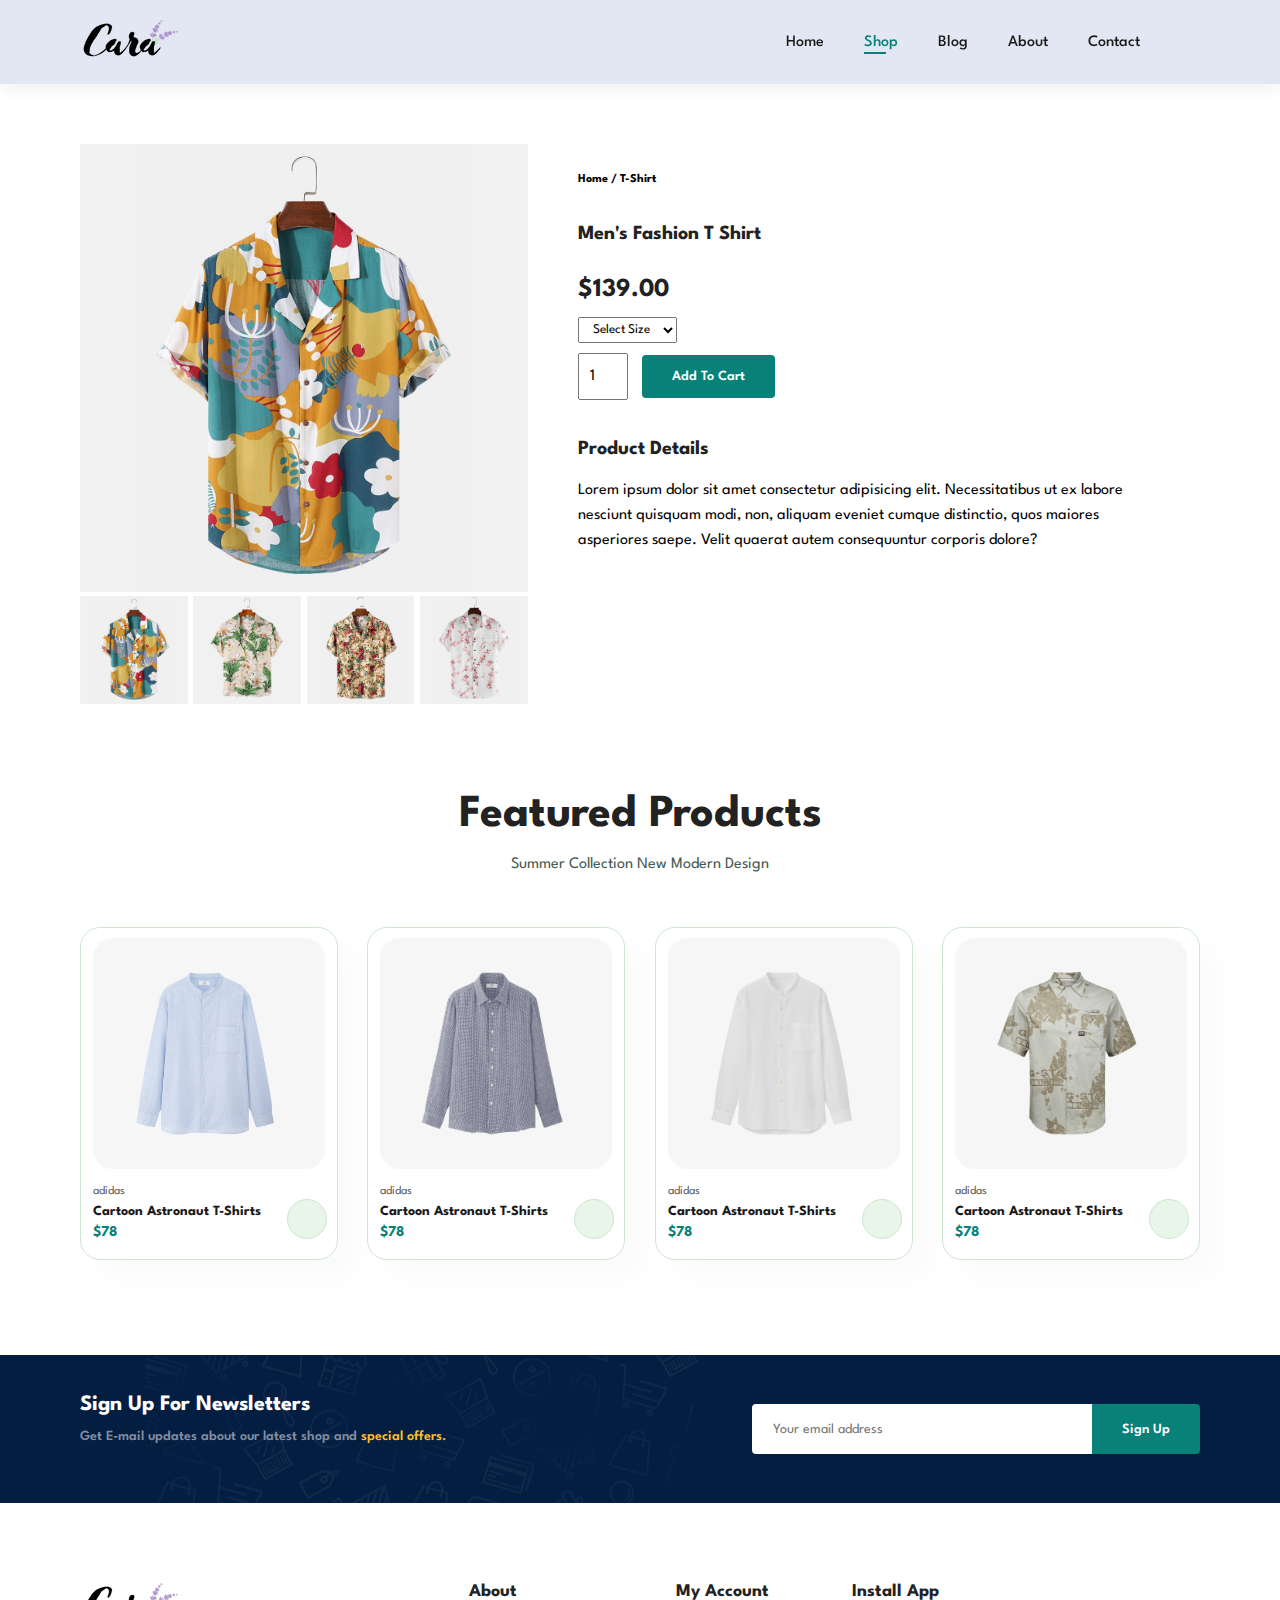
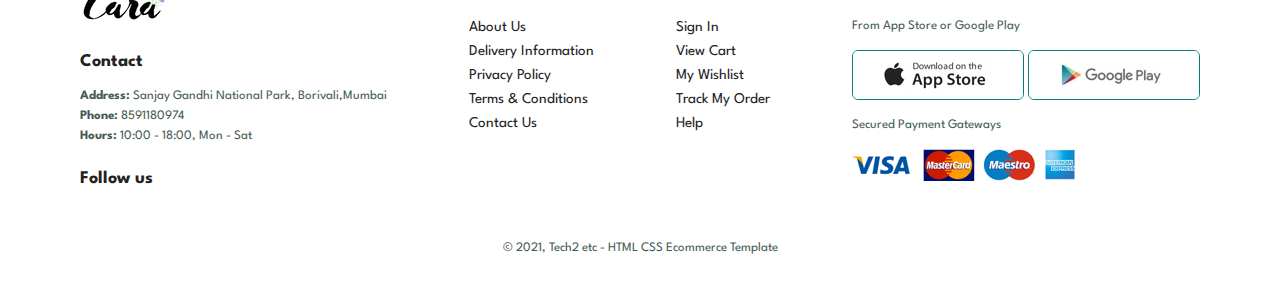
<file: sproduct.html>
<!DOCTYPE html>
<html lang="en">

<head>
    <meta charset="UTF-8">
    <meta name="viewport" content="width=device-width, initial-scale=1.0">
    <title>ECommerce WebsiteJS</title>
    <link rel="stylesheet" href="https://cdnjs.cloudflare.com/ajax/libs/font-awesome/6.4.0/css/all.min.css"
        integrity="sha512-iecdLmaskl7CVkqkXNQ/ZH/XLlvWZOJyj7Yy7tcenmpD1ypASozpmT/E0iPtmFIB46ZmdtAc9eNBvH0H/ZpiBw=="
        crossorigin="anonymous" referrerpolicy="no-referrer" />
    <link rel="stylesheet" href="styles.css">
</head>

<body>

    <!-- Header and NavBar -->
    <section id="header">
        <a href="#"><img src="img/logo.png" class="logo" alt=""></a>

        <div>
            <ul id="navbar">
                <li><a href="index.html">Home</a></li>
                <li><a class="active" href="shop.html">Shop</a></li>
                <li><a href="blog.html">Blog</a></li>
                <li><a href="about.html">About</a></li>
                <li><a href="contact.html">Contact</a></li>
                <li id="lg-bag"><a href="cart.html"><i class="fa-solid fa-bag-shopping"></i></a></li>
                <a href="#" id="close"><i class="fa fa-times"></i></a>
            </ul>
        </div>
        <div id="mobile">
            <a href="cart.html"><i class="fa-solid fa-bag-shopping"></i></a>
            <i id="bar" class="fas fa-outdent"></i>
        </div>
    </section>

    <!-- Product Details -->
    <section id="prodetails" class="section-p1">
        <div class="single-pro-image">
            <img src="img/products/f1.jpg" width="100%" id="MainImg" alt="">

            <div class="small-img-group">
                <div class="small-img-col">
                    <img src="img/products/f1.jpg" width="100%" class="small-img">
                </div>
                <div class="small-img-col">
                    <img src="img/products/f2.jpg" width="100%" class="small-img">
                </div>
                <div class="small-img-col">
                    <img src="img/products/f3.jpg" width="100%" class="small-img">
                </div>
                <div class="small-img-col">
                    <img src="img/products/f4.jpg" width="100%" class="small-img">
                </div>
            </div>
        </div>

        <div class="single-pro-details">
            <h6>Home / T-Shirt</h6>
            <h4>Men's Fashion T Shirt</h4>
            <h2>$139.00</h2>
            <select>
                <option>Select Size</option>
                <option>XL</option>
                <option>XXL</option>
                <option>Small</option>
                <option>Medium</option>
                <option>Large</option>
            </select>
            <input type="number" value="1">
            <button class="normal">Add To Cart</button>
            <h4>Product Details</h4>
            <span>Lorem ipsum dolor sit amet consectetur adipisicing elit. Necessitatibus ut ex labore nesciunt quisquam
                modi, non, aliquam eveniet cumque distinctio, quos maiores asperiores saepe. Velit quaerat autem
                consequuntur corporis dolore?</span>
        </div>
    </section>

    <section id="product1" class="section-p1">
        <h2>Featured Products</h2>
        <p>Summer Collection New Modern Design</p>
        <div class="pro-container">
            <div class="pro">
                <img src="img/products/n1.jpg" alt="">
                <div class="des">
                    <span>adidas</span>
                    <h5>Cartoon Astronaut T-Shirts</h5>
                    <div class="star">
                        <i class="fas fa-star"></i>
                        <i class="fas fa-star"></i>
                        <i class="fas fa-star"></i>
                        <i class="fas fa-star"></i>
                        <i class="fas fa-star"></i>
                    </div>
                    <h4>$78</h4>
                    <a href="#"><i class="fa-solid fa-cart-shopping cart"></i></a>
                </div>
            </div>

            <div class="pro">
                <img src="img/products/n2.jpg" alt="">
                <div class="des">
                    <span>adidas</span>
                    <h5>Cartoon Astronaut T-Shirts</h5>
                    <div class="star">
                        <i class="fas fa-star"></i>
                        <i class="fas fa-star"></i>
                        <i class="fas fa-star"></i>
                        <i class="fas fa-star"></i>
                        <i class="fas fa-star"></i>
                    </div>
                    <h4>$78</h4>
                    <a href="#"><i class="fa-solid fa-cart-shopping cart"></i></a>
                </div>
            </div>

            <div class="pro">
                <img src="img/products/n3.jpg" alt="">
                <div class="des">
                    <span>adidas</span>
                    <h5>Cartoon Astronaut T-Shirts</h5>
                    <div class="star">
                        <i class="fas fa-star"></i>
                        <i class="fas fa-star"></i>
                        <i class="fas fa-star"></i>
                        <i class="fas fa-star"></i>
                        <i class="fas fa-star"></i>
                    </div>
                    <h4>$78</h4>
                    <a href="#"><i class="fa-solid fa-cart-shopping cart"></i></a>
                </div>
            </div>

            <div class="pro">
                <img src="img/products/n4.jpg" alt="">
                <div class="des">
                    <span>adidas</span>
                    <h5>Cartoon Astronaut T-Shirts</h5>
                    <div class="star">
                        <i class="fas fa-star"></i>
                        <i class="fas fa-star"></i>
                        <i class="fas fa-star"></i>
                        <i class="fas fa-star"></i>
                        <i class="fas fa-star"></i>
                    </div>
                    <h4>$78</h4>
                    <a href="#"><i class="fa-solid fa-cart-shopping cart"></i></a>
                </div>
            </div>
        </div>
    </section>

    <!-- News Letter -->
    <section id="newsletter" class="section-p1 section-m1">
        <div class="newstext">
            <h4>Sign Up For Newsletters</h4>
            <p>Get E-mail updates about our latest shop and <span>special offers.</span></p>
        </div>
        <div class="form">
            <input type="text" placeholder="Your email address">
            <button class="normal">Sign Up</button>
        </div>
    </section>

    <!-- Footer -->
    <footer class="section-p1">
        <div class="col">
            <img class="logo" src="img/logo.png" alt="">
            <h4>Contact</h4>
            <p> <strong>Address: </strong>Sanjay Gandhi National Park, Borivali,Mumbai</p>
            <p> <strong>Phone: </strong>8591180974</p>
            <p> <strong>Hours: </strong> 10:00 - 18:00, Mon - Sat</p>
            <div class="follow">
                <h4>Follow us</h4>
                <div class="icon">
                    <i class="fab fa-facebook-f"></i>
                    <i class="fab fa-twitter"></i>
                    <i class="fab fa-instagram"></i>
                    <i class="fab fa-pinterest-p"></i>
                    <i class="fab fa-youtube"></i>
                </div>
            </div>
        </div>

        <div class="col">
            <h4>About</h4>
            <a href="#">About Us</a>
            <a href="#">Delivery Information</a>
            <a href="#">Privacy Policy</a>
            <a href="#">Terms & Conditions</a>
            <a href="#">Contact Us</a>
        </div>

        <div class="col">
            <h4>My Account</h4>
            <a href="#">Sign In</a>
            <a href="#">View Cart</a>
            <a href="#">My Wishlist</a>
            <a href="#">Track My Order</a>
            <a href="#">Help</a>
        </div>

        <div class="col install">
            <h4>Install App</h4>
            <p>From App Store or Google Play</p>
            <div class="row">
                <img src="img/pay/app.jpg" alt="">
                <img src="img/pay/play.jpg" alt="">
            </div>
            <p>Secured Payment Gateways</p>
            <img src="img/pay/pay.png" alt="">
        </div>

        <div class="copyright">
            <p>&#169; 2021, Tech2 etc - HTML CSS Ecommerce Template</p>
        </div>
    </footer>

    <script>
        var MainImg = document.getElementById("MainImg");
        var smallimg = document.getElementsByClassName("small-img");

        smallimg[0].onclick = function () {
            MainImg.src = smallimg[0].src;
        }
        smallimg[1].onclick = function () {
            MainImg.src = smallimg[1].src;
        }
        smallimg[2].onclick = function () {
            MainImg.src = smallimg[2].src;
        }
        smallimg[3].onclick = function () {
            MainImg.src = smallimg[3].src;
        }
    </script>

    <script src="script.js"></script>
</body>

</html>
</file>
<file: styles.css>
@import url('https://fonts.googleapis.com/css2?family=League+Spartan:wght@100;200;300;400;500&display=swap');


* {
    margin: 0;
    padding: 0;
    box-sizing: border-box;
    font-family: 'League Spartan', sans-serif;
}

h1 {
    font-size: 50px;
    line-height: 64px;
    color: #222;
}

h2 {
    font-size: 46px;
    line-height: 54px;
    color: #222;
}

h4 {
    font-size: 20px;
    color: #222;
}

h6 {
    font-weight: 700;
    font-size: 12px;
}

p {
    font-size: 16px;
    color: #465b52;
    margin: 15px 0 20px 0;
}

.section-p1 {
    padding: 40px 80px;
}

.section-m1 {
    margin: 40px 0;
}

button.normal {
    font-size: 14px;
    font-weight: 600;
    padding: 15px 30px;
    color: #000;
    background-color: #fff;
    border-radius: 4px;
    cursor: pointer;
    border: none;
    outline: none;
    transition: 0.2s;
}

button.white {
    font-size: 13px;
    font-weight: 600;
    padding: 11px 18px;
    color: #fff;
    background-color: transparent;
    cursor: pointer;
    border: 1px solid #fff;
    outline: none;
    transition: 0.2s;
}

body {
    width: 100%;
}


/* Header Start */

#header {
    display: flex;
    align-items: center;
    justify-content: space-between;
    padding: 20px 80px;
    background: #E3E6F3;
    box-shadow: 0 5px 15px rgba(0, 0, 0, 0.06);
    z-index: 999;
    position: sticky;
    top: 0;
    left: 0;
}

#navbar {
    display: flex;
    align-items: center;
    justify-content: center;
}

/* Parent Element */
#navbar li {
    list-style: none;
    padding: 0 20px;
    position: relative;
}

#navbar li a {
    text-decoration: none;
    font-size: 16px;
    font-weight: 500;
    color: #1a1a1a;
    transition: 0.3s ease;
}

#navbar li a:hover,
#navbar li a.active {
    color: #088178;
}


/* Underline effect under Home contact etc */
#navbar li a.active::after,
#navbar li a:hover::after {
    content: "";
    width: 30%;
    height: 2px;
    background: #088178;
    position: absolute;
    bottom: -4px;
    left: 20px;
}

#mobile {
    display: none;
    align-items: center;
    cursor: pointer;
}

#close {
    display: none;
}

/* Home Page  */
#hero {
    background-image: url("img/hero4.png");
    height: 90vh;
    width: 100%;
    background-size: cover;
    background-position: top 25% right 0;
    padding: 0 80px;
    display: flex;
    flex-direction: column;
    align-items: flex-start;
    justify-content: center;
}

#hero h4 {
    padding-bottom: 15px;
}

#hero h1 {
    color: #088178;
}

#hero button {
    background-image: url("img/button.png");
    background-color: transparent;
    color: #088178;
    border: 0;
    padding: 14px 80px 14px 65px;
    background-repeat: no-repeat;
    cursor: pointer;
    font-weight: 700;
    font-size: 15px;
}

/* Feature Section */
#feature {
    display: flex;
    align-items: center;
    justify-content: space-between;
    flex-wrap: wrap;
}


#feature .fe-box {
    width: 180px;
    text-align: center;
    padding: 25px 15px;
    box-shadow: 20px 20px 34px rgba(0, 0, 0, 0.03);
    border: 1px solid #cce7d0;
    border-radius: 4px;
    margin: 15px 0;
}

#feature .fe-box:hover {
    box-shadow: 10px 10px 54px rgba(70, 62, 221, 0.1);
}

#feature .fe-box img {
    width: 100%;
    margin-bottom: 10px;
}

#feature .fe-box h6 {
    display: inline-block;
    padding: 9px 8px 6px 8px;
    line-height: 1;
    font-size: 15px;
    border-radius: 4px;
    color: #088178;
    background-color: #fddde4;
}

#feature .fe-box:nth-child(2) h6 {
    background-color: #cdebbc;
}

#feature .fe-box:nth-child(3) h6 {
    background-color: #d1e8f2;
}

#feature .fe-box:nth-child(4) h6 {
    background-color: #cdd4f8;
}

#feature .fe-box:nth-child(5) h6 {
    background-color: #f6dbf6;
}

#feature .fe-box:nth-child(6) h6 {
    background-color: #fff2e5;
}

/* Featured Products */
#product1 {
    text-align: center;
}

#product1 .pro-container {
    display: flex;
    justify-content: space-between;
    padding-top: 20px;
    flex-wrap: wrap;
}

#product1 .pro {
    width: 23%;
    min-width: 250px;
    padding: 10px 12px;
    border: 1px solid #cce7d0;
    border-radius: 20px;
    cursor: pointer;
    box-shadow: 20px 20px 30px rgba(0, 0, 0, 0.02);
    margin: 15px 0;
    transition: 0.2s ease;
    position: relative;
}

#product1 .pro:hover {
    box-shadow: 20px 20px 30px rgba(0, 0, 0, 0.06);
}

#product1 .pro img {
    width: 100%;
    border-radius: 20px;
}

#product1 .pro .des {
    text-align: start;
    padding: 10px 0;
}

#product1 .pro .des span {
    color: #606063;
    font-size: 12px;
}

#product1 .pro .des h5 {
    padding-top: 7px;
    color: #1a1a1a;
    font-size: 14px;
}

#product1 .pro .des i {
    font-size: 12px;
    color: rgb(243, 181, 25);
}

#product1 .pro .des h4 {
    padding-top: 7px;
    font-size: 15px;
    font-weight: 700;
    color: #088178;
}

#product1 .pro .cart {
    width: 40px;
    height: 40px;
    line-height: 40px;
    border-radius: 50px;
    background-color: #e8f6ea;
    /* font-weight: 500; */
    color: #088178;
    border: 1px solid #cce7d0;
    position: absolute;
    bottom: 20px;
    right: 10px;
    padding-left: 12px;
}

/* Banner */
#banner {
    display: flex;
    flex-direction: column;
    justify-content: center;
    align-items: center;
    text-align: center;
    background-image: url("img/banner/b2.jpg");
    width: 100%;
    height: 40vh;
    background-size: cover;
    background-position: center;
}

#banner h4 {
    color: #fff;
    font-size: 16px;
}

#banner h2 {
    color: #fff;
    font-size: 30px;
    padding: 10px 0;
}

#banner h2 span {
    color: #ef3636
}

#banner button:hover {
    background-color: #088178;
    color: #fff;
}

/* Small Banner */
#sm-banner {
    display: flex;
    justify-content: space-evenly;
    /* flex-wrap: wrap; */
    padding: 25px;

}


#sm-banner .banner-box {
    display: flex;
    flex-direction: column;
    justify-content: center;
    align-items: flex-start;
    background-image: url("img/banner/b17.jpg");
    min-width: 580px;
    height: 50vh;
    background-size: cover;
    background-position: center;
    padding: 30px;
}

#sm-banner h4 {
    color: #fff;
    font-size: 20px;
    font-weight: 300;
}


#sm-banner h2 {
    color: #fff;
    font-size: 28px;
    font-weight: 800;
}

#sm-banner span {
    color: #fff;
    font-size: 14px;
    font-weight: 500;
    padding-bottom: 15px;
}

#sm-banner .banner-box:hover button {
    background-color: #088178;
    border: 1px solid #088178;
}

#sm-banner .banner-box2 {
    background-image: url("img/banner/b10.jpg");
}


/* Text Banners */
#banner3 {
    display: flex;
    justify-content: space-between;
    flex-wrap: wrap;
    padding: 0 80px;
}


#banner3 .banner-box {
    display: flex;
    flex-direction: column;
    justify-content: center;
    align-items: flex-start;
    background-image: url("img/banner/b7.jpg");
    min-width: 30%;
    height: 30vh;
    background-size: cover;
    background-position: center;
    padding: 20px;
    margin-bottom: 20px;
}

#banner3 h2 {
    color: #fff;
    font-weight: 900;
    font-size: 22px;
}

#banner3 h3 {
    color: #ec544e;
    font-weight: 800;
    font-size: 15px;
}

#banner3 .banner-box2 {
    background-image: url("img/banner/b4.jpg");
}

#banner3 .banner-box3 {
    background-image: url("img/banner/b18.jpg");
}

/* Newsletter */
#newsletter {
    display: flex;
    justify-content: space-between;
    flex-wrap: wrap;
    align-items: center;
    background-image: url("img/banner/b14.png");
    background-repeat: no-repeat;
    background-position: 20% 30%;
    background-color: #041e42;
}

#newsletter h4 {
    font-size: 22px;
    font-weight: 700;
    color: #fff;
}

#newsletter p {
    font-size: 14px;
    font-weight: 600;
    color: #818ea0;
}

#newsletter p span {
    color: #ffbd27;
}

#newsletter .form {
    display: flex;
    width: 40%;
}

#newsletter input {
    height: 3.125rem;
    padding: 0 1.25rem;
    font-size: 14px;
    width: 100%;
    border: 1px solid transparent;
    border-radius: 4px;
    outline: none;
    border-top-right-radius: 0;
    border-bottom-right-radius: 0;
}

#newsletter button {
    background-color: #088178;
    color: #fff;
    white-space: nowrap;
    border-top-left-radius: 0;
    border-bottom-left-radius: 0;
}

footer {
    display: flex;
    flex-wrap: wrap;
    justify-content: space-between;
}

footer .col {
    display: flex;
    flex-direction: column;
    align-items: flex-start;
    margin-bottom: 20px;
}

footer .col h4 {
    font-size: 18px;
}

footer .logo {
    margin-bottom: 30px;
}

footer h4 {
    font-size: 14px;
    padding-bottom: 20px;
}

footer p {
    font-size: 13px;
    margin: 0 0 8px 0;
}

footer a {
    font-size: 15px;
    text-decoration: none;
    color: #222;
    margin-bottom: 10px;
}

footer .follow {
    margin-top: 20px;
}

footer .follow i {
    color: #465b52;
    padding-right: 4px;
    cursor: pointer;
}

footer .install .row img {
    border: 1px solid #088178;
    border-radius: 6px;
}

footer .install img {
    margin: 10px 0 15px 0;
}

footer .follow i:hover,
footer a:hover {
    color: #088178;
}

footer .copyright {
    width: 100%;
    text-align: center;
}

/* Shop Page */
#page-header {
    background-image: url("img/banner/b1.jpg");
    width: 100%;
    height: 40vh;
    background-size: cover;
    display: flex;
    justify-content: center;
    flex-direction: column;
    text-align: center;
    padding: 14px;
}

#page-header h2,
#page-header p {
    color: #fff;
}

/* Pagination */
#pagination {
    text-align: center;
}

#pagination a {
    text-decoration: none;
    background-color: #088178;
    padding: 15px 20px;
    border-radius: 4px;
    color: #fff;
}

#pagination a i {
    font-size: 16px;
    font-weight: 600;
}

/* Single Product */
#prodetails {
    display: flex;
    margin-top: 20px;
}

#prodetails .single-pro-image {
    width: 40%;
    margin-right: 50px;
}

.small-img-group {
    display: flex;
    justify-content: space-between;
}

.small-img-col {
    flex-basis: 24%;
    cursor: pointer;
}

.single-pro-details {
    width: 50%;
    padding-top: 30px;
}

.single-pro-details h4 {
    padding: 40px 0 20px 0;
}

.single-pro-details h2 {
    font-size: 26px;
}

#prodetails .single-pro-details select {
    display: block;
    padding: 5px 10px;
    margin-bottom: 10px;
}

#prodetails .single-pro-details input {
    width: 50px;
    height: 47px;
    padding-left: 10px;
    font-size: 16px;
    margin-right: 10px;
}

#prodetails .single-pro-details input:focus {
    outline: none;
}

#prodetails .single-pro-details button {
    background: #088178;
    color: #fff;
}

#prodetails .single-pro-details span {
    line-height: 25px;
}

/* Blog Page */
#page-header.blog-header {
    background-image: url("img/banner/b19.jpg");
}

#blog {
    padding: 150px 150px 0 150px;
}

#blog .blog-box {
    display: flex;
    align-items: center;
    width: 100%;
    position: relative;
    padding-bottom: 90px;
}

#blog .blog-img {
    width: 50%;
    margin-right: 40px;
}

#blog img {
    width: 100%;
    height: 300px;
    object-fit: cover;
}

#blog .blog-details {
    width: 50%;
}

#blog .blog-details a {
    text-decoration: none;
    font-size: 11px;
    color: #000;
    font-weight: 700;
    position: relative;
    transition: 0.3s;
}

#blog .blog-details a::after {
    content: "";
    width: 50px;
    height: 1px;
    background-color: #000;
    position: absolute;
    top: 4px;
    right: -60px;
}

#blog .blog-details a:hover {
    color: #088178;
}

#blog .blog-details a:hover::after {
    background-color: #088178;
}

#blog .blog-box h1 {
    position: absolute;
    top: -40px;
    left: 0;
    font-size: 70px;
    font-weight: 700;
    color: #c9cbce;
    z-index: -9;
}

/* About Page */
#page-header .about-header {
    background-image: url("img/about/banner.png");
}

#about-head {
    display: flex;
    align-items: center;
}

#about-head img {
    width: 50%;
    height: auto;
}

#about-head div {
    padding-left: 40px;
}

/* Video Download App */
#about-app {
    text-align: center;
}

#about-app .video {
    width: 70%;
    height: 100%;
    margin: 30px auto 0 auto;
}

#about-app .video video {
    width: 100%;
    height: 100%;
    border-radius: 20px;
}

/* Conatct Us Page */
#contact-details {
    display: flex;
    align-items: center;
    justify-content: space-between;
}

#contact-details .details {
    width: 40%;
}

#contact-details .details span,
#form-details form span {
    font-size: 12px;
}

#contact-details .details h2,
#form-details form h2 {
    font-size: 26px;
    line-height: 35px;
    padding: 20px 0;
}

#contact-details .details h3 {
    font-size: 16px;
    padding-bottom: 15px;
}

#contact-details .details li {
    list-style: none;
    display: flex;
    padding: 10px 0;
}

#contact-details .details li i {
    font-size: 14px;
    padding-right: 22px;
}

#contact-details .details li p {
    margin: 0;
    font-size: 14px;
}

#contact-details .map {
    width: 55%;
    height: 400px;
}

#contact-details .map iframe {
    width: 100%;
    height: 100%;
}

#form-details {
    display: flex;
    justify-content: space-between;
    margin: 30px;
    padding: 80px;
    border: 1px solid #e1e1e1;
}

#form-details form {
    width: 65%;
    display: flex;
    flex-direction: column;
    align-items: flex-start;
}

#form-details form input,
#form-details form textarea {
    width: 100%;
    padding: 12px 15px;
    outline: none;
    margin-bottom: 20px;
    border: 1px solid #e1e1e1;
}

#form-details form button {
    background-color: #088178;
    color: #fff;
}

#form-details .people div {
    padding-bottom: 25px;
}

#form-details .people div img {
    width: 65px;
    height: 65px;
    object-fit: cover;
    margin-right: 15px;
}

/* Cart Page */
#cart {
    overflow-x: auto;
}

#cart table {
    width: 100%;
    border-collapse: collapse;
    table-layout: fixed;
    white-space: nowrap;
}

#cart table img {
    width: 70px;
}

#cart table td:nth-child(1) {
    width: 100px;
    text-align: center;
}

#cart table td:nth-child(2) {
    width: 150px;
    text-align: center;
}

#cart table td:nth-child(3) {
    width: 250px;
    text-align: center;
}

#cart table td:nth-child(4),
#cart table td:nth-child(5),
#cart table td:nth-child(6) {
    width: 150px;
    text-align: center;
}

#cart table td:nth-child(5) input {
    width: 70px;
    padding: 10px 5px 10px 15px;
}

#cart table thead {
    border: 1px solid #e2e9e1;
    border-left: none;
    border-right: none;
}

#cart table thead td {
    font-weight: 700;
    text-transform: uppercase;
    font-size: 15px;
    padding: 18px 0;
}

#cart table tbody tr td {
    padding-top: 15px;
}

#cart table tbody td {
    font-size: 13px;
}

#cart-add {
    display: flex;
    flex-wrap: wrap;
    justify-content: space-between;
}

#coupon {
    width: 50%;
    margin-bottom: 50px;
}

#coupon h3,
#subtotal h3 {
    padding-bottom: 15px;
}

#coupon input {
    padding: 10px 20px;
    outline: none;
    width: 60%;
    margin-right: 10px;
    border: 1px solid #e2e9e1;

}

#coupon button,
#subtotal button {
    background-color: #088178;
    color: #fff;
    padding: 12px 20px;
}

#subtotal {
    width: 50%;
    margin-bottom: 30px;
    border: 1px solid #e2e9e1;
    padding: 30px;
}

#subtotal table {
    border-collapse: collapse;
    width: 100%;
    margin-bottom: 20px;
}

#subtotal table td {
    width: 50%;
    border: 1px solid #e2e9e1;
    padding: 10px;
    font-size: 13px;
}

/* Start Media Query */

@media (max-width:799px) {

    .section-p1 {
        padding: 40px 40px;
    }

    /* Navbar Section */
    #navbar {
        display: flex;
        flex-direction: column;
        align-items: flex-start;
        justify-content: flex-start;
        position: fixed;
        top: 0;
        right: -300px;
        height: 100vh;
        width: 300px;
        background-color: #E3E6F3;
        box-shadow: 0 40px 60px rgba(0, 0, 0, 0.1);
        padding: 80px 0 0 10px;
        transition: 0.3s;
    }

    #navbar.active {
        right: 0px;
    }

    #navbar li {
        margin-bottom: 25px;
    }

    #mobile {
        display: flex;
        align-items: center;
    }

    #mobile i {
        color: #1a1a1a;
        font-size: 24px;
        padding-left: 20px;
    }

    #close {
        display: initial;
        position: absolute;
        top: 30px;
        left: 30px;
        color: #222;
        font-size: 24px;
    }

    #lg-bag {
        display: none;
    }

    /* Hero Section */
    #hero {
        height: 70vh;
        padding: 0px 80px;
        background-position: top 30% right 30%;
    }

    #feature {
        justify-content: center;
    }

    #feature .fe-box {
        margin: 15px 15px;
    }

    #product1 .pro-container {
        justify-content: center;
    }

    #product1 .pro {
        margin: 15px;
    }

    #banner {
        height: 25vh;
    }

    #sm-banner {
        display: flex;
        flex-direction: column;
    }


    #sm-banner .banner-box {
        min-width: 55%;
        height: 30vh;
    }

    #sm-banner .banner-box {
        margin-top: 20px;
    }

    #banner3 {
        padding: 0 40px;
    }

    #banner3 .banner-box {
        width: 28%;
    }

    #newsletter .form {
        width: 70%;
    }

    /* Contact Page */
    #form-details {
        padding: 40px;
    }

    #form-details form {
        width: 50%;
    }

}

@media (max-width: 477px) {
    .section-p1 {
        padding: 20px;
    }

    #header {
        padding: 10px 30px;
    }

    h1 {
        font-size: 38px;
    }

    h2 {
        font-size: 32px;
    }

    #hero {
        padding: 0 20px;
        background-position: 55%;
    }

    #feature {
        justify-content: space-between;
    }

    #feature .fe-box {
        width: 155px;
        margin: 0 0 15px 0;
    }

    #product1 .pro {
        width: 100%;
    }

    #banner {
        height: 40vh;
    }

    #sm-banner {
        display: flex;
        flex-direction: column;
    }

    #sm-banner .banner-box {
        width: 100%;
    }

    #sm-banner .banner-box2 {
        margin-top: 20px;
    }

    #banner3 {
        padding: 0 20px;
    }

    #banner3 .banner-box {
        width: 100%;
    }

    #newsletter {
        padding: 40px 20px;
        line-height: 1.2rem;
    }

    #newsletter .form {
        width: 100%;
    }

    footer .copyright {
        text-align: start;
    }

    /* Single Product */
    #prodetails {
        display: flex;
        flex-direction: column;
    }

    #prodetails .single-pro-image {
        width: 100%;
        margin-right: 0;
    }

    #prodetails .single-pro-details {
        width: 100%;
    }

    /* Blog Page */
    #blog {
        padding: 100px 20px 0 20px;
    }

    #blog .blog-box {
        display: flex;
        flex-direction: column;
        align-items: flex-start;
    }

    #blog .blog-img {
        width: 100%;
        margin-right: 0;
        margin-bottom: 30px;
    }

    #blog .blog-details {
        width: 100%;
    }

    /* About Page */
    #about-head {
        flex-direction: column;
    }

    #about-head img {
        width: 100%;
        margin-bottom: 20px;
    }

    #about-head div {
        padding-left: 0px;
    }

    #about-app .video {
        width: 100%;
    }

    /* Contact Page */
    #contact-details {
        flex-direction: column;
    }

    #contact-details .details {
        width: 100%;
        margin-bottom: 30px;
    }

    #contact-details .map {
        width: 100%;
    }

    #form-details {
        margin: 10px;
        padding: 30px 10px;
        flex-wrap: wrap;
    }

    #form-details form {
        width: 100%;
        margin-bottom: 30px;
    }

    /* Cart Page */
    #cart-add {
        flex-direction: column;
    }

    #coupon {
        width: 100%;
    }

    #subtotal {
        width: 100%;
        padding: 20px;
    }
}
</file>
